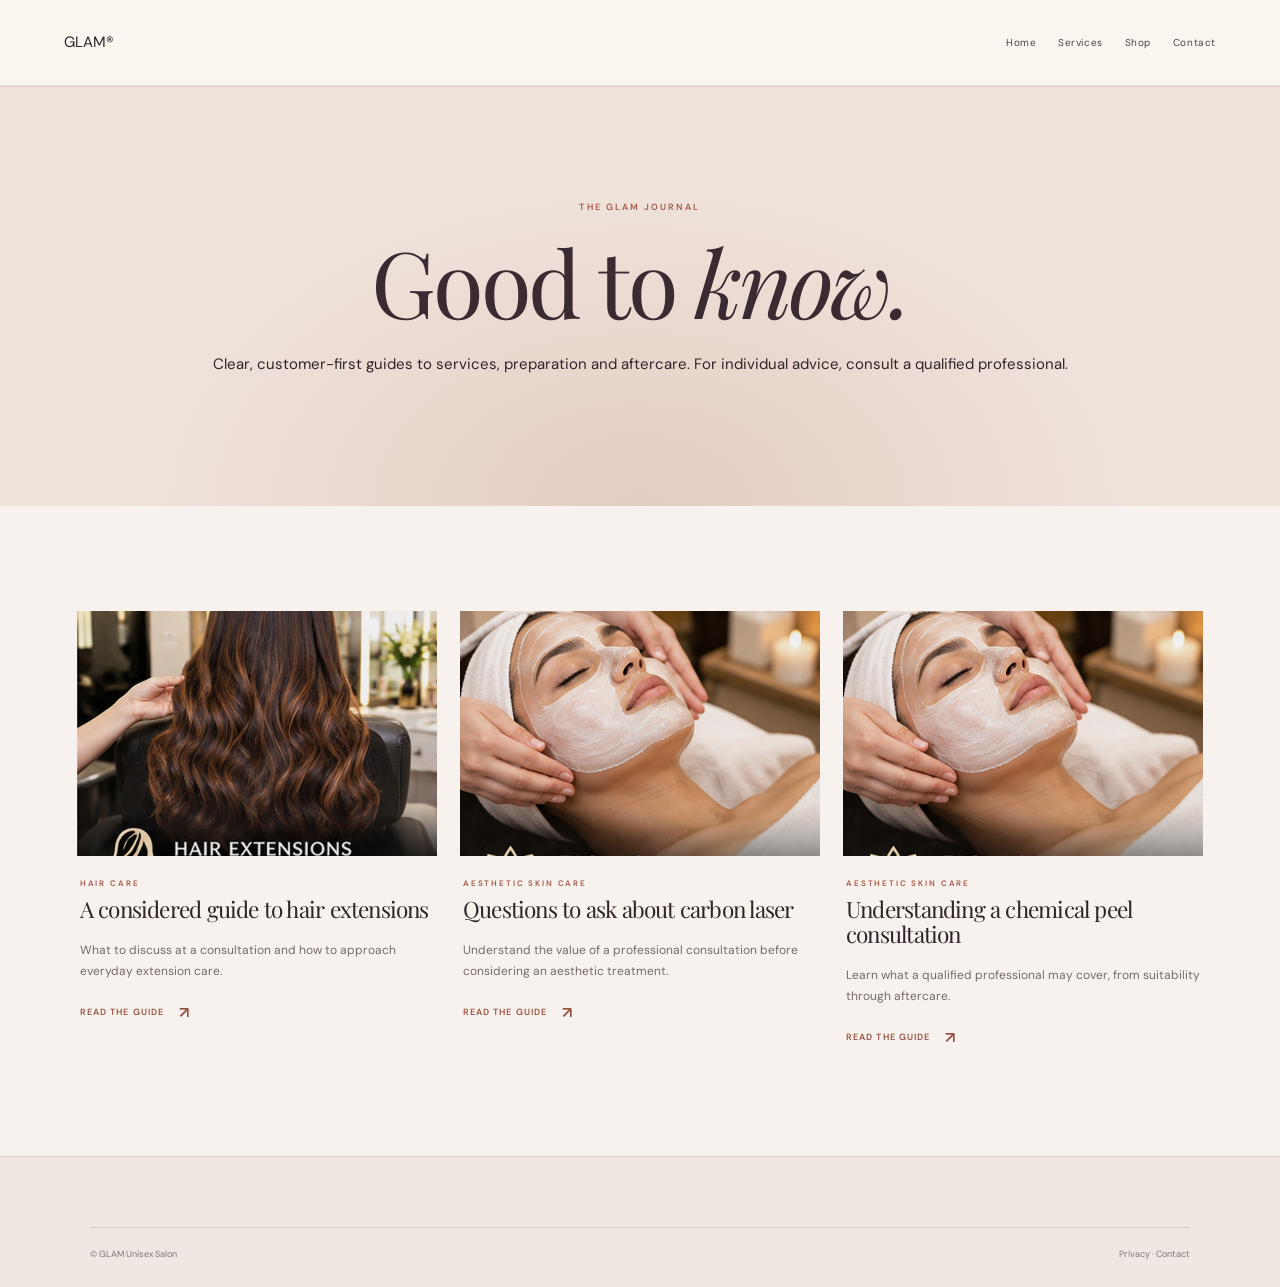
<file: blog/index.html>
<!doctype html><html lang="en"><head><meta charset="utf-8"><meta name="viewport" content="width=device-width,initial-scale=1"><meta name="theme-color" content="#080807"><title>GLAM Journal | Beauty &amp; Aftercare Guides</title><meta name="description" content="Helpful GLAM guides to hair extensions, aesthetic treatments and salon aftercare. Educational information, not individual medical advice."><link rel="canonical" href="[WEBSITE URL]/blog/"><meta property="og:title" content="GLAM Journal | Beauty &amp; Aftercare"><meta property="og:description" content="Thoughtful guides to salon services and aftercare."><meta property="og:image" content="[WEBSITE URL]/images/services/08_Hair_Extensions_Google_Business.jpg"><meta name="twitter:card" content="summary_large_image"><link href="https://fonts.googleapis.com/css2?family=DM+Sans:wght@400;500;600;700&family=Playfair+Display:wght@400;500;600&display=swap" rel="stylesheet"><link rel="stylesheet" href="../css/style.css"><link rel="stylesheet" href="../css/responsive.css"><link rel="stylesheet" href="../css/bright-theme.css"></head><body><a class="skip-link" href="#main">Skip to content</a><header class="site-header"><a class="brand" href="../index.html" aria-label="GLAM home"><span class="wordmark">GLAM<span>®</span></span></a><nav class="primary-nav" aria-label="Main navigation"><a href="../index.html">Home</a><a href="../services.html">Services</a><a href="../products.html">Shop</a><a href="../contact.html">Contact</a></nav></header><main id="main"><section class="final-cta"><p class="eyebrow">THE GLAM JOURNAL</p><h1>Good to <em>know.</em></h1><p>Clear, customer-first guides to services, preparation and aftercare. For individual advice, consult a qualified professional.</p></section><section class="section-pad"><div class="service-grid"><article class="service-card"><a class="service-image" href="hair-extension-care.html"><img src="../images/services/08_Hair_Extensions_Google_Business.jpg" width="1800" height="1202" alt="Hair extensions at GLAM: long wavy hair with caramel highlights" loading="lazy"></a><div class="service-card-copy"><p class="eyebrow">HAIR CARE</p><h2><a href="hair-extension-care.html">A considered guide to hair extensions</a></h2><p>What to discuss at a consultation and how to approach everyday extension care.</p><a class="text-link" href="hair-extension-care.html">Read the guide <span>↗</span></a></div></article><article class="service-card"><a class="service-image" href="carbon-laser-guide.html"><img src="../images/services/04_Facials_Google_Business.jpg" width="1800" height="1200" alt="Professional facial treatment in a calm skin-care studio" loading="lazy"></a><div class="service-card-copy"><p class="eyebrow">AESTHETIC SKIN CARE</p><h2><a href="carbon-laser-guide.html">Questions to ask about carbon laser</a></h2><p>Understand the value of a professional consultation before considering an aesthetic treatment.</p><a class="text-link" href="carbon-laser-guide.html">Read the guide <span>↗</span></a></div></article><article class="service-card"><a class="service-image" href="chemical-peel-guide.html"><img src="../images/services/04_Facials_Google_Business.jpg" width="1800" height="1200" alt="A professional skin-care session in a serene treatment room" loading="lazy"></a><div class="service-card-copy"><p class="eyebrow">AESTHETIC SKIN CARE</p><h2><a href="chemical-peel-guide.html">Understanding a chemical peel consultation</a></h2><p>Learn what a qualified professional may cover, from suitability through aftercare.</p><a class="text-link" href="chemical-peel-guide.html">Read the guide <span>↗</span></a></div></article></div></section></main><footer class="site-footer"><div class="footer-bottom"><span>© GLAM Unisex Salon</span><span><a href="../privacy-policy.html">Privacy</a> · <a href="../contact.html">Contact</a></span></div></footer></body></html>
</file>
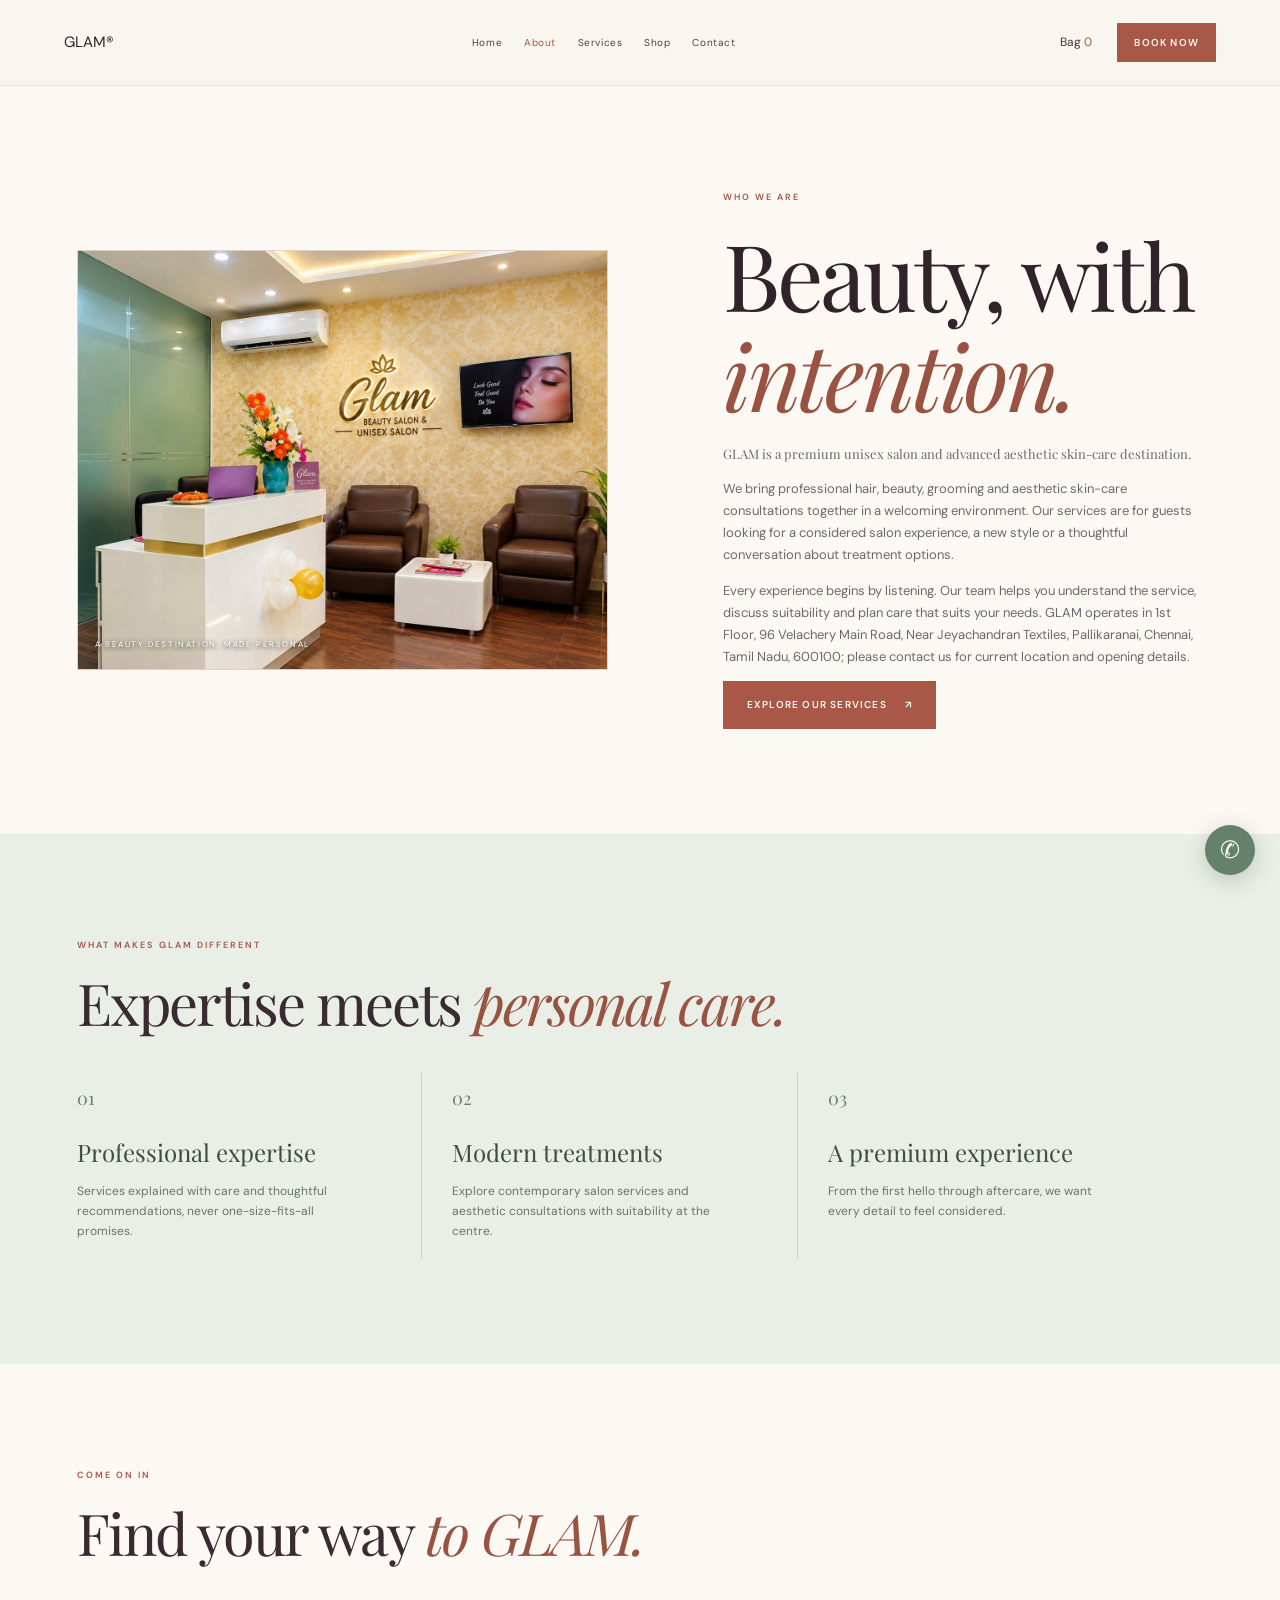
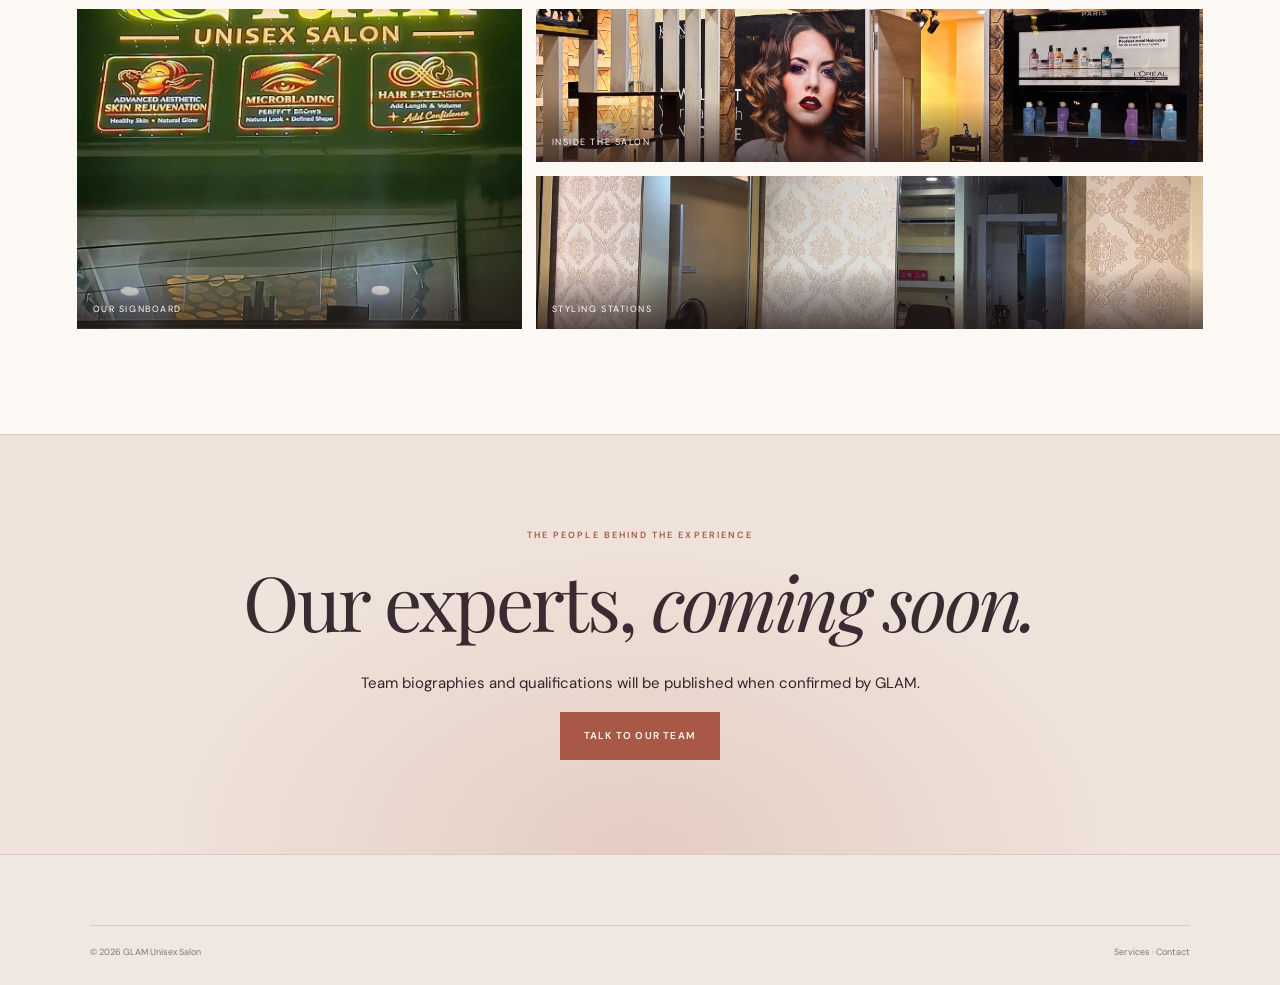
<file: about.html>
<!doctype html><html lang="en"><head><meta charset="utf-8"><meta name="viewport" content="width=device-width,initial-scale=1"><meta name="theme-color" content="#080807"><title>About GLAM | Unisex Salon &amp; Aesthetic Care</title><meta name="description" content="Meet GLAM, a premium destination for hair, beauty and advanced aesthetic skin care, built around professional expertise and thoughtful experiences."><link rel="canonical" href="[WEBSITE URL]/about.html"><meta property="og:title" content="About GLAM | Where Beauty Meets Confidence"><meta property="og:description" content="Who we are, what we offer and how your GLAM experience begins."><meta property="og:image" content="[WEBSITE URL]/images/optimized/reception.jpg"><meta name="twitter:card" content="summary_large_image"><link href="https://fonts.googleapis.com/css2?family=DM+Sans:wght@400;500;600;700&family=Playfair+Display:wght@400;500;600&display=swap" rel="stylesheet"><link rel="stylesheet" href="css/style.css"><link rel="stylesheet" href="css/responsive.css"><link rel="stylesheet" href="css/bright-theme.css"><link rel="stylesheet" href="css/animations.css"><link rel="stylesheet" href="css/update.css"><script src="data/site-config.js" defer></script><script src="data/seo-config.js" defer></script><script src="data/catalog.js" defer></script><script src="js/data-service.js" defer></script><script src="js/schema.js" defer></script><script src="js/analytics.js" defer></script><script src="js/app.js" defer></script><script src="js/navigation.js" defer></script></head><body><a class="skip-link" href="#main">Skip to content</a><header class="site-header"><a class="brand" href="index.html" aria-label="GLAM home"><span class="wordmark">GLAM<span>®</span></span></a><button class="menu-toggle" aria-label="Open navigation" aria-expanded="false" aria-controls="primary-navigation"><span></span><span></span></button><nav class="primary-nav" id="primary-navigation" aria-label="Main navigation"><a href="index.html">Home</a><a href="about.html" aria-current="page">About</a><a href="services.html">Services</a><a href="products.html">Shop</a><a href="contact.html">Contact</a></nav><div class="header-actions"><a class="button button-gold header-book" href="booking.html">Book now</a></div></header><main id="main"><section class="section-pad welcome"><div class="welcome-art"><img src="images/optimized/reception.jpg" width="1800" height="1200" alt="The GLAM reception with a white desk, tan armchairs and the gold Glam wall logo" loading="lazy"><span class="art-caption">A BEAUTY DESTINATION, MADE PERSONAL</span></div><div class="welcome-copy"><p class="eyebrow">WHO WE ARE</p><h1>Beauty, with <em>intention.</em></h1><p class="large-copy">GLAM is a premium unisex salon and advanced aesthetic skin-care destination.</p><p>We bring professional hair, beauty, grooming and aesthetic skin-care consultations together in a welcoming environment. Our services are for guests looking for a considered salon experience, a new style or a thoughtful conversation about treatment options.</p><p>Every experience begins by listening. Our team helps you understand the service, discuss suitability and plan care that suits your needs. GLAM operates in <span data-address>[GLAM LOCATION]</span>; please contact us for current location and opening details.</p><a href="services.html" class="button button-gold">Explore our services <span>↗</span></a></div></section><section class="values section-pad"><div class="section-heading"><div><p class="eyebrow">WHAT MAKES GLAM DIFFERENT</p><h2>Expertise meets <em>personal care.</em></h2></div></div><div class="values-row"><article><span class="value-number">01</span><h3>Professional expertise</h3><p>Services explained with care and thoughtful recommendations, never one-size-fits-all promises.</p></article><article><span class="value-number">02</span><h3>Modern treatments</h3><p>Explore contemporary salon services and aesthetic consultations with suitability at the centre.</p></article><article><span class="value-number">03</span><h3>A premium experience</h3><p>From the first hello through aftercare, we want every detail to feel considered.</p></article></div></section><section class="section-pad inside-glam"><div class="section-heading"><div><p class="eyebrow">COME ON IN</p><h2>Find your way <em>to GLAM.</em></h2></div></div><div class="visit-strip"><figure><img src="images/exterior/Glam_MainBoard1.jpeg" width="960" height="1280" alt="The illuminated GLAM Unisex Salon signboard at night" loading="lazy" style="object-position:50% 40%"><figcaption>Our signboard</figcaption></figure><div class="stack"><figure><img src="images/gallery/Photo1.jpg" width="1280" height="960" alt="A product display and styling area inside GLAM salon" loading="lazy"><figcaption>Inside the salon</figcaption></figure><figure><img src="images/interiors/Photo14.jpg" width="1280" height="960" alt="Styling mirrors and chairs inside GLAM salon" loading="lazy"><figcaption>Styling stations</figcaption></figure></div></div></section><section id="team" class="final-cta"><p class="eyebrow">THE PEOPLE BEHIND THE EXPERIENCE</p><h2>Our experts, <em>coming soon.</em></h2><p>Team biographies and qualifications will be published when confirmed by GLAM.</p><a class="button button-gold" href="contact.html">Talk to our team</a></section></main><footer class="site-footer"><div class="footer-bottom"><span>© <span id="year"></span> GLAM Unisex Salon</span><span><a href="services.html">Services</a> · <a href="contact.html">Contact</a></span></div></footer><a class="floating-whatsapp" data-whatsapp href="#" aria-label="Chat with GLAM on WhatsApp">✆</a><div class="toast" role="status" aria-live="polite"></div></body></html>
</file>
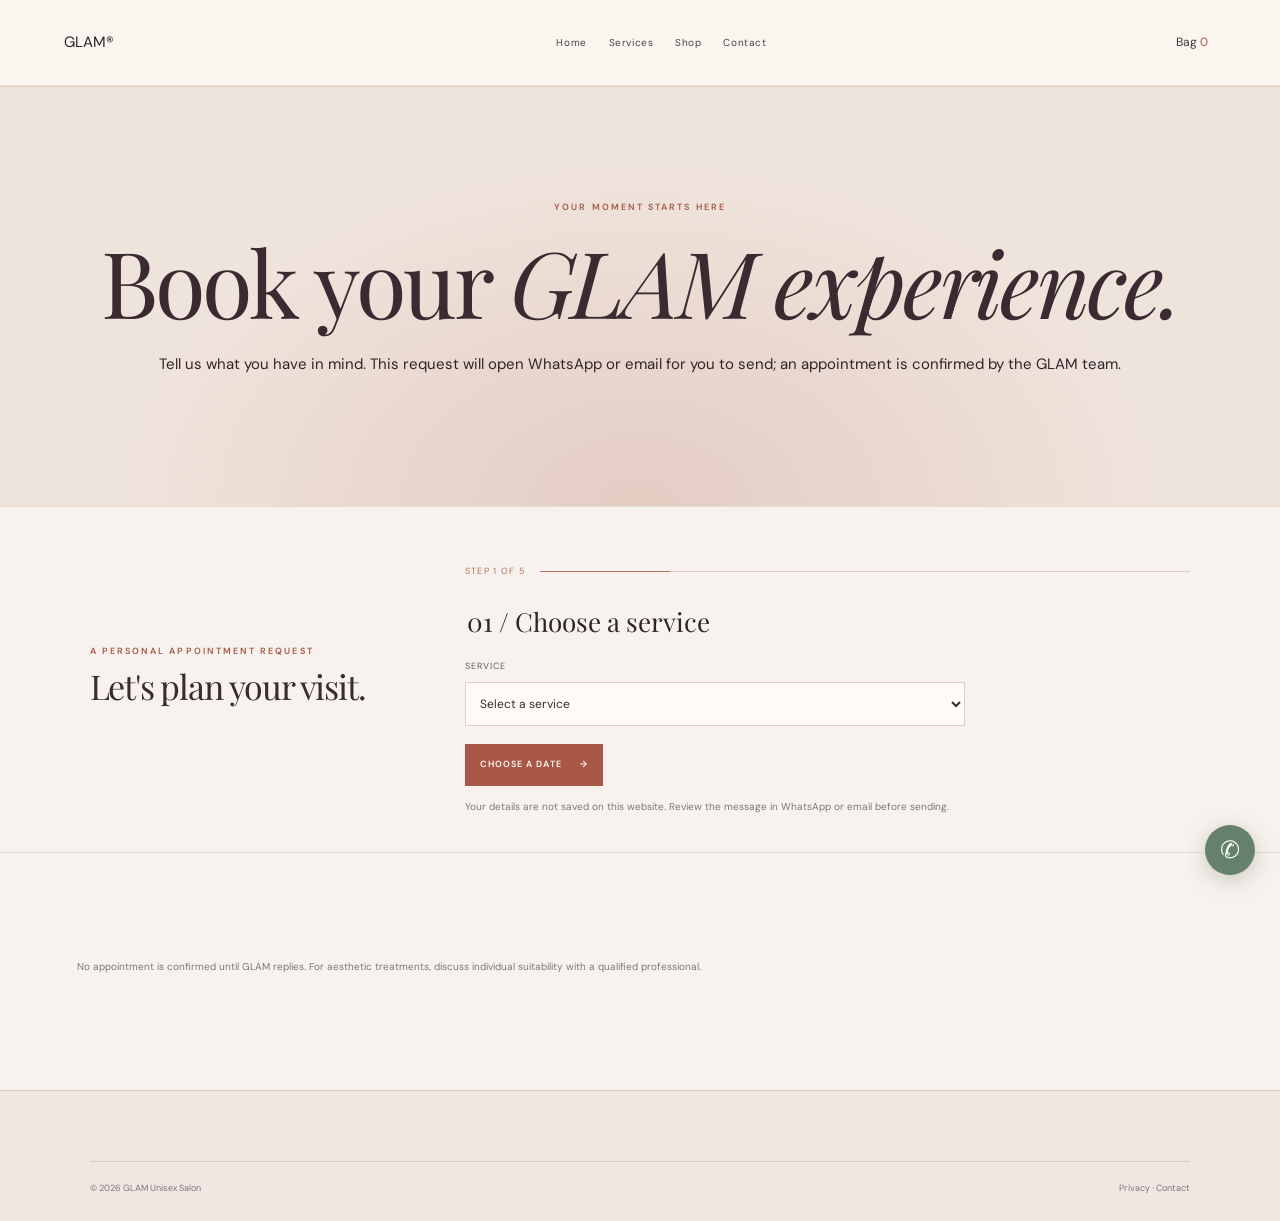
<file: booking.html>
<!doctype html><html lang="en"><head><meta charset="utf-8"><meta name="viewport" content="width=device-width,initial-scale=1"><meta name="theme-color" content="#080807"><title>Book an Appointment | GLAM</title><meta name="description" content="Request a GLAM salon or aesthetic consultation. Send your preferred service, date and time directly to our team for confirmation."><link rel="canonical" href="[WEBSITE URL]/booking.html"><meta property="og:title" content="Book an Appointment | GLAM"><meta property="og:description" content="Request your personal GLAM salon experience."><meta property="og:image" content="[WEBSITE URL]/images/optimized/reception.jpg"><meta name="twitter:card" content="summary_large_image"><link href="https://fonts.googleapis.com/css2?family=DM+Sans:wght@400;500;600;700&family=Playfair+Display:wght@400;500;600&display=swap" rel="stylesheet"><link rel="stylesheet" href="css/style.css"><link rel="stylesheet" href="css/responsive.css"><link rel="stylesheet" href="css/bright-theme.css"><link rel="stylesheet" href="css/animations.css"><link rel="stylesheet" href="css/update.css"><script src="data/site-config.js" defer></script><script src="data/seo-config.js" defer></script><script src="data/catalog.js" defer></script><script src="js/data-service.js" defer></script><script src="js/schema.js" defer></script><script src="js/analytics.js" defer></script><script src="js/app.js" defer></script><script src="js/navigation.js" defer></script></head><body><a class="skip-link" href="#main">Skip to content</a><header class="site-header"><a class="brand" href="index.html" aria-label="GLAM home"><span class="wordmark">GLAM<span>®</span></span></a><button class="menu-toggle" aria-label="Open navigation" aria-expanded="false" aria-controls="primary-navigation"><span></span><span></span></button><nav class="primary-nav" id="primary-navigation" aria-label="Main navigation"><a href="index.html">Home</a><a href="services.html">Services</a><a href="products.html">Shop</a><a href="contact.html">Contact</a></nav></header><main id="main"><section class="final-cta"><p class="eyebrow">YOUR MOMENT STARTS HERE</p><h1>Book your <em>GLAM experience.</em></h1><p>Tell us what you have in mind. This request will open WhatsApp or email for you to send; an appointment is confirmed by the GLAM team.</p></section><section class="booking-strip booking-page"><div class="booking-intro"><p class="eyebrow">A PERSONAL APPOINTMENT REQUEST</p><h2>Let's plan your visit.</h2></div><form class="quick-booking booking-wizard" id="booking-form" data-wizard="true">
  <div class="wizard-meta"><span id="booking-progress" role="progressbar" aria-valuemin="1" aria-valuemax="5" aria-valuenow="1">STEP 1 OF 5</span><div class="wizard-track"><span></span></div></div>
  <fieldset class="booking-step"><legend>01 / Choose a service</legend><label>Service<select name="service" required><option value="">Select a service</option></select></label><div class="wizard-actions"><button class="button button-gold" type="button" data-step-next>Choose a date <span>→</span></button></div></fieldset>
  <fieldset class="booking-step" hidden><legend>02 / Choose a date</legend><label>Preferred date<input name="date" type="date" required></label><div class="wizard-actions"><button class="button button-outline" type="button" data-step-back>Back</button><button class="button button-gold" type="button" data-step-next>Choose a time <span>→</span></button></div></fieldset>
  <fieldset class="booking-step" hidden><legend>03 / Choose a time</legend><label>Preferred time<select name="time" required><option value="">Choose a time</option><option>Morning</option><option>Afternoon</option><option>Evening</option></select></label><div class="wizard-actions"><button class="button button-outline" type="button" data-step-back>Back</button><button class="button button-gold" type="button" data-step-next>Your details <span>→</span></button></div></fieldset>
  <fieldset class="booking-step" hidden><legend>04 / Your details</legend><label>Your name<input name="name" autocomplete="name" placeholder="Full name" required></label><label>Phone / WhatsApp<input name="phone" autocomplete="tel" type="tel" placeholder="Your phone number" required></label><div class="wizard-actions"><button class="button button-outline" type="button" data-step-back>Back</button><button class="button button-gold" type="button" data-step-next>Review request <span>→</span></button></div></fieldset>
  <fieldset class="booking-step" hidden><legend>05 / Review your request</legend><div class="booking-summary" id="booking-summary"></div><p class="fine-print">This is a request, not a confirmed appointment. Review your message in WhatsApp or email before sending.</p><div class="wizard-actions"><button class="button button-outline" type="button" data-step-back>Edit details</button><button class="button button-gold" type="submit">Send appointment request <span>↗</span></button></div></fieldset>
</form><p class="booking-note">Your details are not saved on this website. Review the message in WhatsApp or email before sending.</p></section><section class="section-pad"><p class="fine-print">No appointment is confirmed until GLAM replies. For aesthetic treatments, discuss individual suitability with a qualified professional.</p></section></main><footer class="site-footer"><div class="footer-bottom"><span>© <span id="year"></span> GLAM Unisex Salon</span><span><a href="privacy-policy.html">Privacy</a> · <a href="contact.html">Contact</a></span></div></footer><a class="floating-whatsapp" data-whatsapp href="#" aria-label="Chat with GLAM on WhatsApp">✆</a><div class="toast" role="status" aria-live="polite"></div></body></html>
</file>
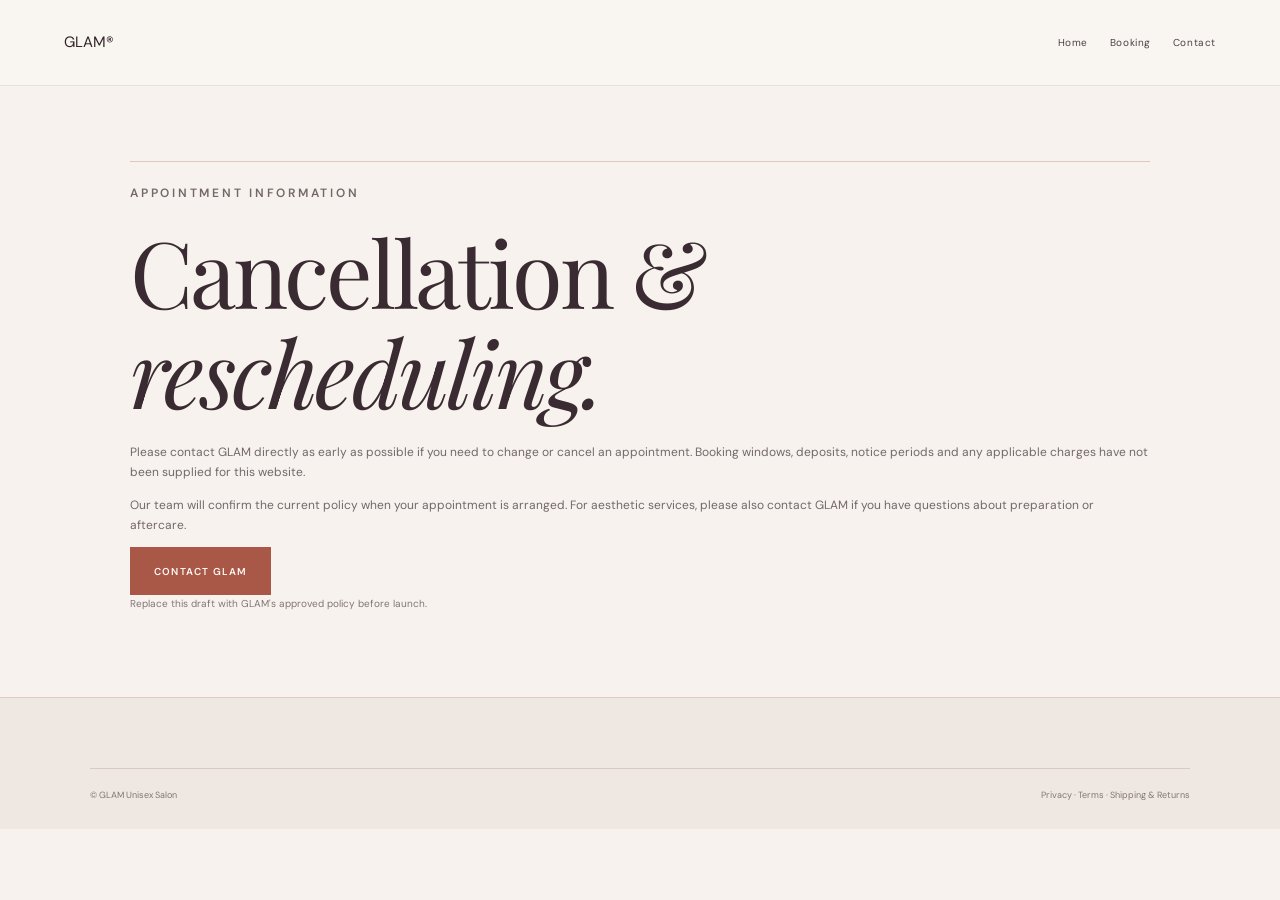
<file: cancellation-policy.html>
<!doctype html><html lang="en"><head><meta charset="utf-8"><meta name="viewport" content="width=device-width,initial-scale=1"><meta name="theme-color" content="#080807"><title>Cancellation Policy | GLAM</title><meta name="description" content="Contact GLAM to confirm current appointment changes, cancellation notice and rescheduling terms."><link rel="canonical" href="[WEBSITE URL]/cancellation-policy.html"><link href="https://fonts.googleapis.com/css2?family=DM+Sans:wght@400;500;600;700&family=Playfair+Display:wght@400;500;600&display=swap" rel="stylesheet"><link rel="stylesheet" href="css/style.css"><link rel="stylesheet" href="css/responsive.css"><link rel="stylesheet" href="css/bright-theme.css"></head><body><header class="site-header"><a class="brand" href="index.html" aria-label="GLAM home"><span class="wordmark">GLAM<span>®</span></span></a><nav class="primary-nav" aria-label="Main navigation"><a href="index.html">Home</a><a href="booking.html">Booking</a><a href="contact.html">Contact</a></nav></header><main class="detail-sections" style="grid-template-columns:1fr"><section><p class="eyebrow">APPOINTMENT INFORMATION</p><h1>Cancellation &amp; <em>rescheduling.</em></h1><p>Please contact GLAM directly as early as possible if you need to change or cancel an appointment. Booking windows, deposits, notice periods and any applicable charges have not been supplied for this website.</p><p>Our team will confirm the current policy when your appointment is arranged. For aesthetic services, please also contact GLAM if you have questions about preparation or aftercare.</p><a class="button button-gold" href="contact.html">Contact GLAM</a><p class="fine-print">Replace this draft with GLAM's approved policy before launch.</p></section></main><footer class="site-footer"><div class="footer-bottom"><span>© GLAM Unisex Salon</span><span><a href="privacy-policy.html">Privacy</a> · <a href="terms.html">Terms</a> · <a href="shipping-returns.html">Shipping &amp; Returns</a></span></div></footer></body></html>
</file>
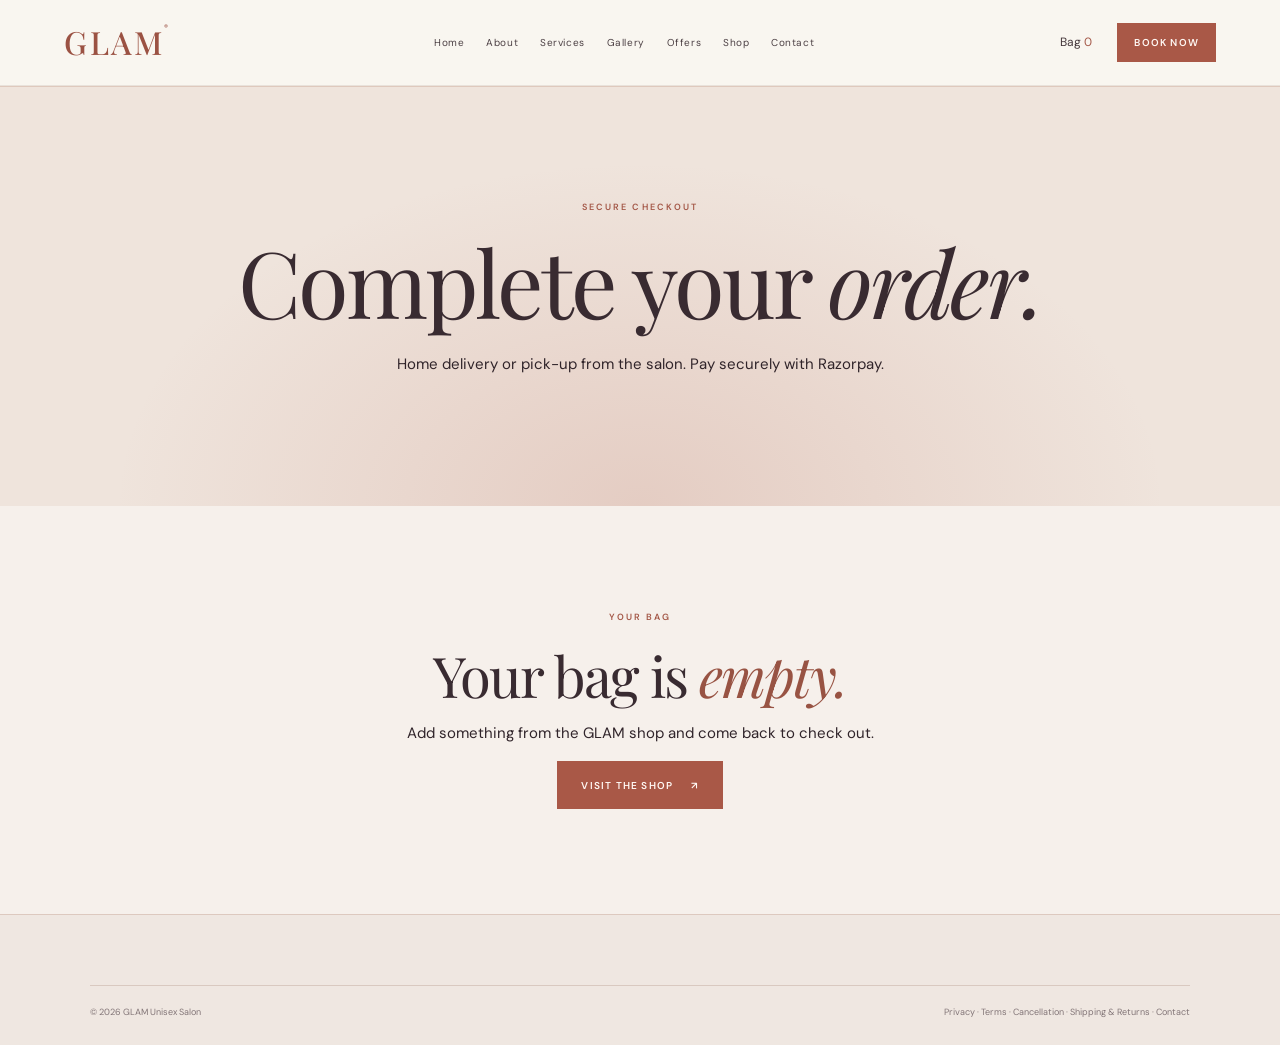
<file: checkout.html>
<!doctype html><html lang="en"><head><meta charset="utf-8"><meta name="viewport" content="width=device-width,initial-scale=1"><meta name="theme-color" content="#080807"><meta name="robots" content="noindex,follow"><title>Checkout | GLAM Beauty Store</title><meta name="description" content="Complete your GLAM order securely with Razorpay."><link href="https://fonts.googleapis.com/css2?family=DM+Sans:wght@400;500;600;700&family=Playfair+Display:wght@400;500;600&display=swap" rel="stylesheet"><link rel="stylesheet" href="css/style.css"><link rel="stylesheet" href="css/responsive.css"><link rel="stylesheet" href="css/bright-theme.css"><link rel="stylesheet" href="css/animations.css"><link rel="stylesheet" href="css/update.css"><script src="data/site-config.js" defer></script><script src="data/seo-config.js" defer></script><script src="data/catalog.js" defer></script><script src="js/data-service.js" defer></script><script src="js/schema.js" defer></script><script src="js/analytics.js" defer></script><script src="js/app.js" defer></script><script src="js/navigation.js" defer></script><script src="js/checkout.js" defer></script></head><body><a class="skip-link" href="#main">Skip to content</a><header class="site-header"><a class="brand wordmark" href="index.html" aria-label="GLAM home">GLAM<span>®</span></a><button class="menu-toggle" aria-label="Open navigation" aria-expanded="false" aria-controls="primary-navigation"><span></span><span></span></button><nav class="primary-nav" id="primary-navigation" aria-label="Main navigation"><a href="index.html">Home</a><a href="about.html">About</a><a href="services.html">Services</a><a href="gallery.html">Gallery</a><a href="offers.html">Offers</a><a href="products.html">Shop</a><a href="contact.html">Contact</a></nav><div class="header-actions"><a class="button button-gold header-book" href="booking.html">Book now</a></div></header><main id="main"><section class="final-cta"><p class="eyebrow">SECURE CHECKOUT</p><h1>Complete your <em>order.</em></h1><p>Home delivery or pick-up from the salon. Pay securely with Razorpay.</p></section><section class="section-pad checkout-section"><div id="checkout-root" class="checkout-grid"><p>Loading your bag…</p></div></section></main><footer class="site-footer"><div class="footer-bottom"><span>© <span id="year"></span> GLAM Unisex Salon</span><span><a href="privacy-policy.html">Privacy</a> · <a href="terms.html">Terms</a> · <a href="cancellation-policy.html">Cancellation</a> · <a href="shipping-returns.html">Shipping &amp; Returns</a> · <a href="contact.html">Contact</a></span></div></footer><div class="toast" role="status" aria-live="polite"></div></body></html>
</file>
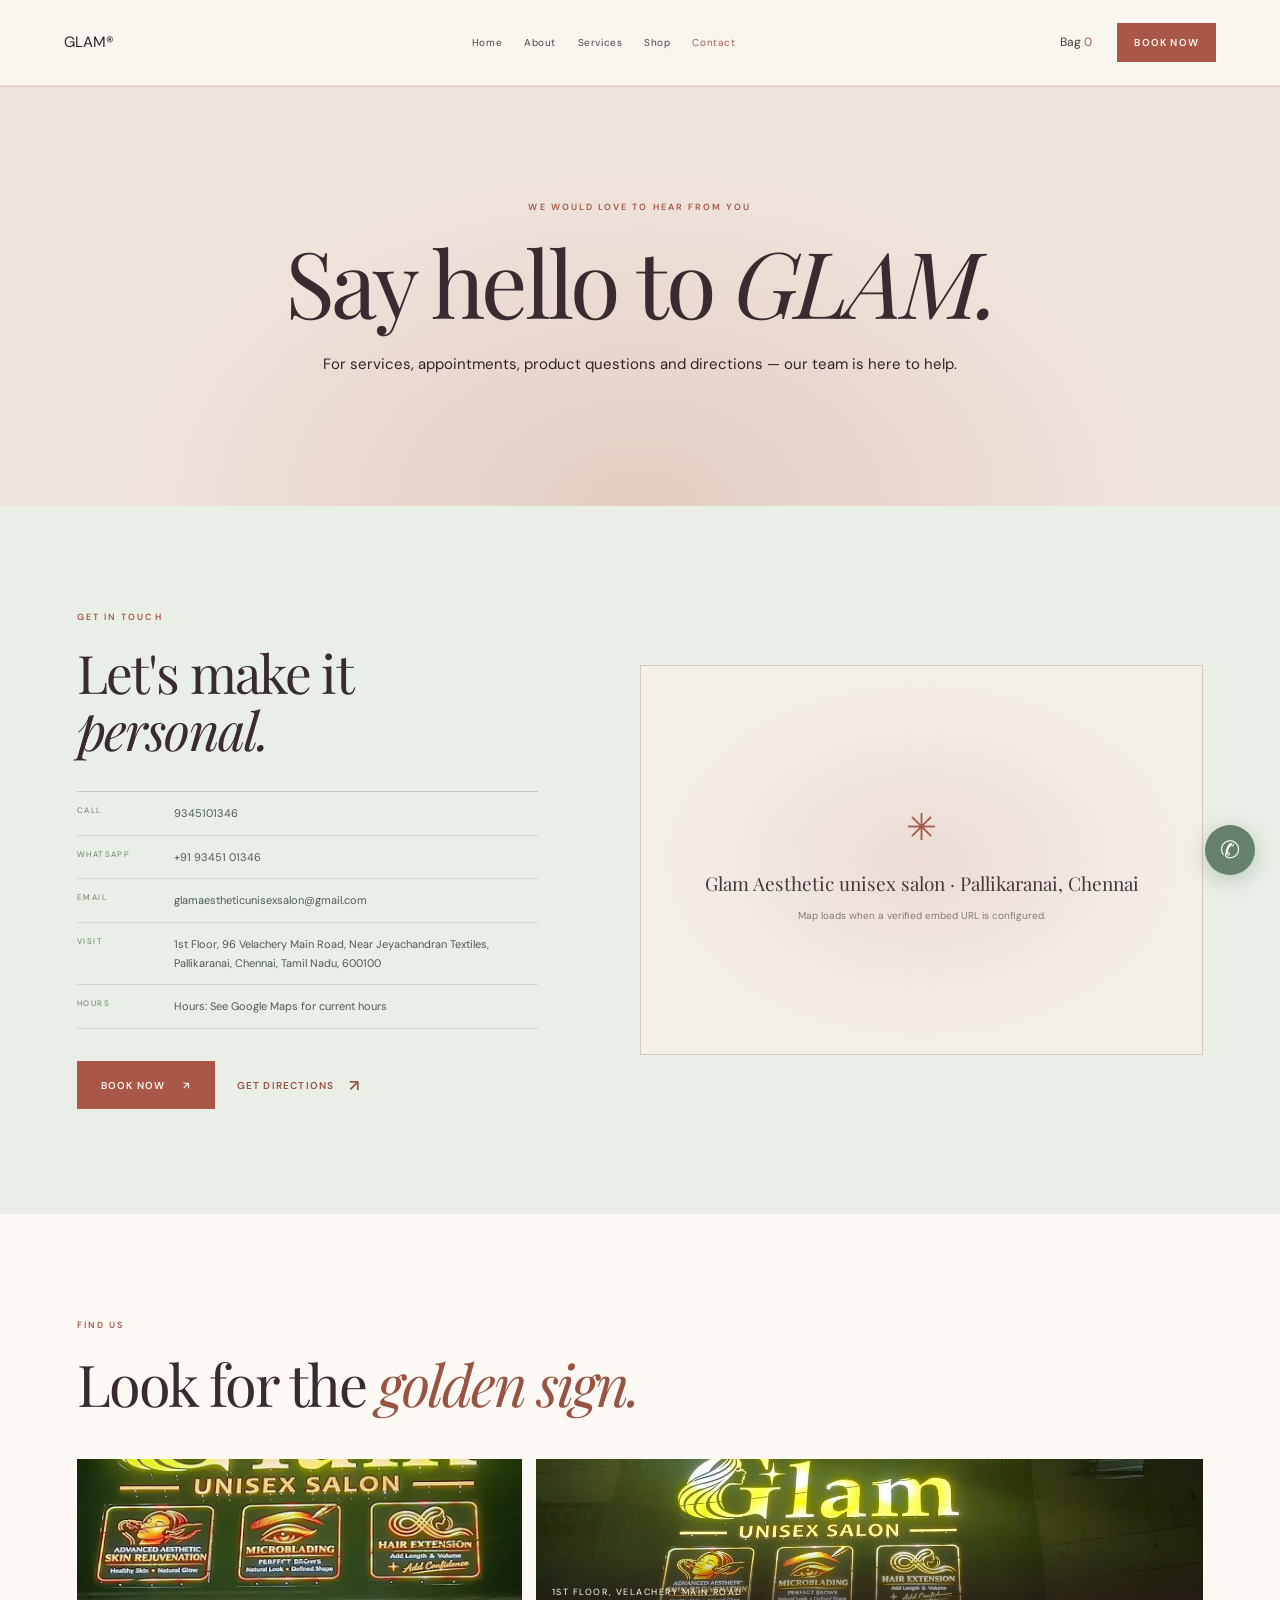
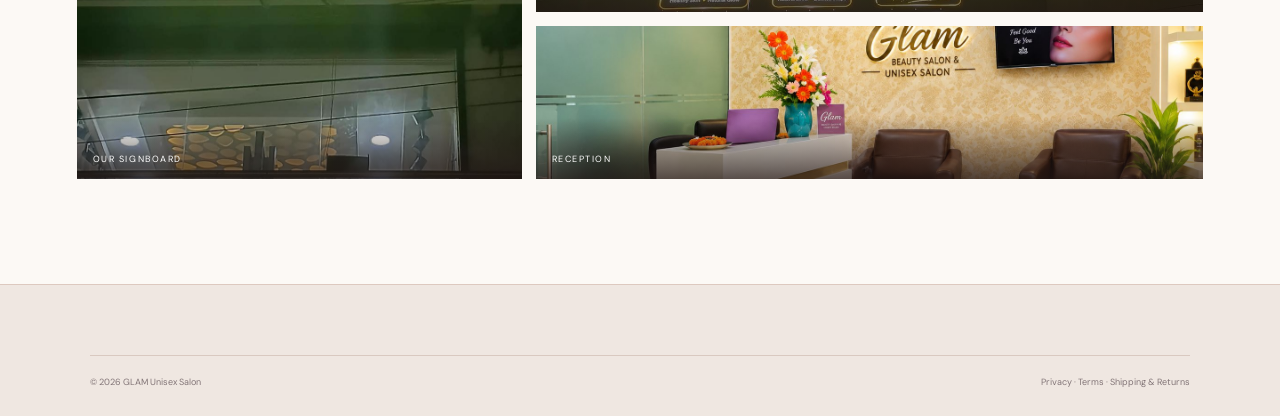
<file: contact.html>
<!doctype html><html lang="en"><head><meta charset="utf-8"><meta name="viewport" content="width=device-width,initial-scale=1"><meta name="theme-color" content="#080807"><title>Contact GLAM | Salon Location, Hours &amp; Directions</title><meta name="description" content="Contact GLAM Unisex Salon to ask about services, opening hours, directions and appointment availability. Location details are configured by the salon."><link rel="canonical" href="[WEBSITE URL]/contact.html"><meta property="og:title" content="Contact GLAM | Unisex Salon"><meta property="og:description" content="Get in touch with GLAM for service enquiries and appointments."><meta property="og:image" content="[WEBSITE URL]/images/exterior/Glam_MainBoard2.jpeg"><meta name="twitter:card" content="summary_large_image"><link href="https://fonts.googleapis.com/css2?family=DM+Sans:wght@400;500;600;700&family=Playfair+Display:wght@400;500;600&display=swap" rel="stylesheet"><link rel="stylesheet" href="css/style.css"><link rel="stylesheet" href="css/responsive.css"><link rel="stylesheet" href="css/bright-theme.css"><link rel="stylesheet" href="css/animations.css"><link rel="stylesheet" href="css/update.css"><script src="data/site-config.js" defer></script><script src="data/seo-config.js" defer></script><script src="data/catalog.js" defer></script><script src="js/data-service.js" defer></script><script src="js/schema.js" defer></script><script src="js/analytics.js" defer></script><script src="js/app.js" defer></script><script src="js/navigation.js" defer></script></head><body><a class="skip-link" href="#main">Skip to content</a><header class="site-header"><a class="brand" href="index.html" aria-label="GLAM home"><span class="wordmark">GLAM<span>®</span></span></a><button class="menu-toggle" aria-label="Open navigation" aria-expanded="false" aria-controls="primary-navigation"><span></span><span></span></button><nav class="primary-nav" id="primary-navigation" aria-label="Main navigation"><a href="index.html">Home</a><a href="about.html">About</a><a href="services.html">Services</a><a href="products.html">Shop</a><a href="contact.html" aria-current="page">Contact</a></nav><div class="header-actions"><a class="button button-gold header-book" href="booking.html">Book now</a></div></header><main id="main"><section class="final-cta"><p class="eyebrow">WE WOULD LOVE TO HEAR FROM YOU</p><h1>Say hello to <em>GLAM.</em></h1><p>For services, appointments, product questions and directions — our team is here to help.</p></section><section class="contact-section section-pad"><div class="contact-copy"><p class="eyebrow">GET IN TOUCH</p><h2>Let's make it <em>personal.</em></h2><div class="contact-lines"><p><span>CALL</span><a data-phone href="#">[GLAM PHONE]</a></p><p><span>WHATSAPP</span><a data-whatsapp href="#">[GLAM WHATSAPP]</a></p><p><span>EMAIL</span><a data-email href="#">[GLAM EMAIL]</a></p><p><span>VISIT</span><strong data-address>[GLAM ADDRESS], [GLAM AREA], [GLAM CITY]</strong></p><p><span>HOURS</span><strong data-hours>[OPENING HOURS]</strong></p></div><div class="contact-actions"><a class="button button-gold" href="booking.html">Book now <span>↗</span></a><a class="text-link" data-directions href="#contact">Get directions <span>↗</span></a></div></div><div class="map-panel"><div class="map-placeholder"><span class="map-pin">✳</span><p>GLAM · [GLAM LOCATION]</p><span>Map loads when a verified embed URL is configured.</span></div><iframe title="Map to GLAM salon location" loading="lazy" referrerpolicy="no-referrer-when-downgrade" hidden></iframe></div></section><section class="section-pad inside-glam"><div class="section-heading"><div><p class="eyebrow">FIND US</p><h2>Look for the <em>golden sign.</em></h2></div></div><div class="visit-strip"><figure><img src="images/exterior/Glam_MainBoard1.jpeg" width="960" height="1280" alt="The illuminated GLAM Unisex Salon signboard at night" loading="lazy" style="object-position:50% 40%"><figcaption>Our signboard</figcaption></figure><div class="stack"><figure><img src="images/exterior/Glam_MainBoard2.jpeg" width="1280" height="580" alt="The GLAM Unisex Salon sign lit above the entrance" loading="lazy"><figcaption>1st floor, Velachery Main Road</figcaption></figure><figure><img src="images/optimized/reception.jpg" width="1500" height="1000" alt="The GLAM reception with a white desk, tan armchairs and the gold Glam wall logo" loading="lazy"><figcaption>Reception</figcaption></figure></div></div></section></main><footer class="site-footer"><div class="footer-bottom"><span>© <span id="year"></span> GLAM Unisex Salon</span><span><a href="privacy-policy.html">Privacy</a> · <a href="terms.html">Terms</a> · <a href="shipping-returns.html">Shipping &amp; Returns</a></span></div></footer><a class="floating-whatsapp" data-whatsapp href="#" aria-label="Chat with GLAM on WhatsApp">✆</a><div class="toast" role="status" aria-live="polite"></div></body></html>
</file>
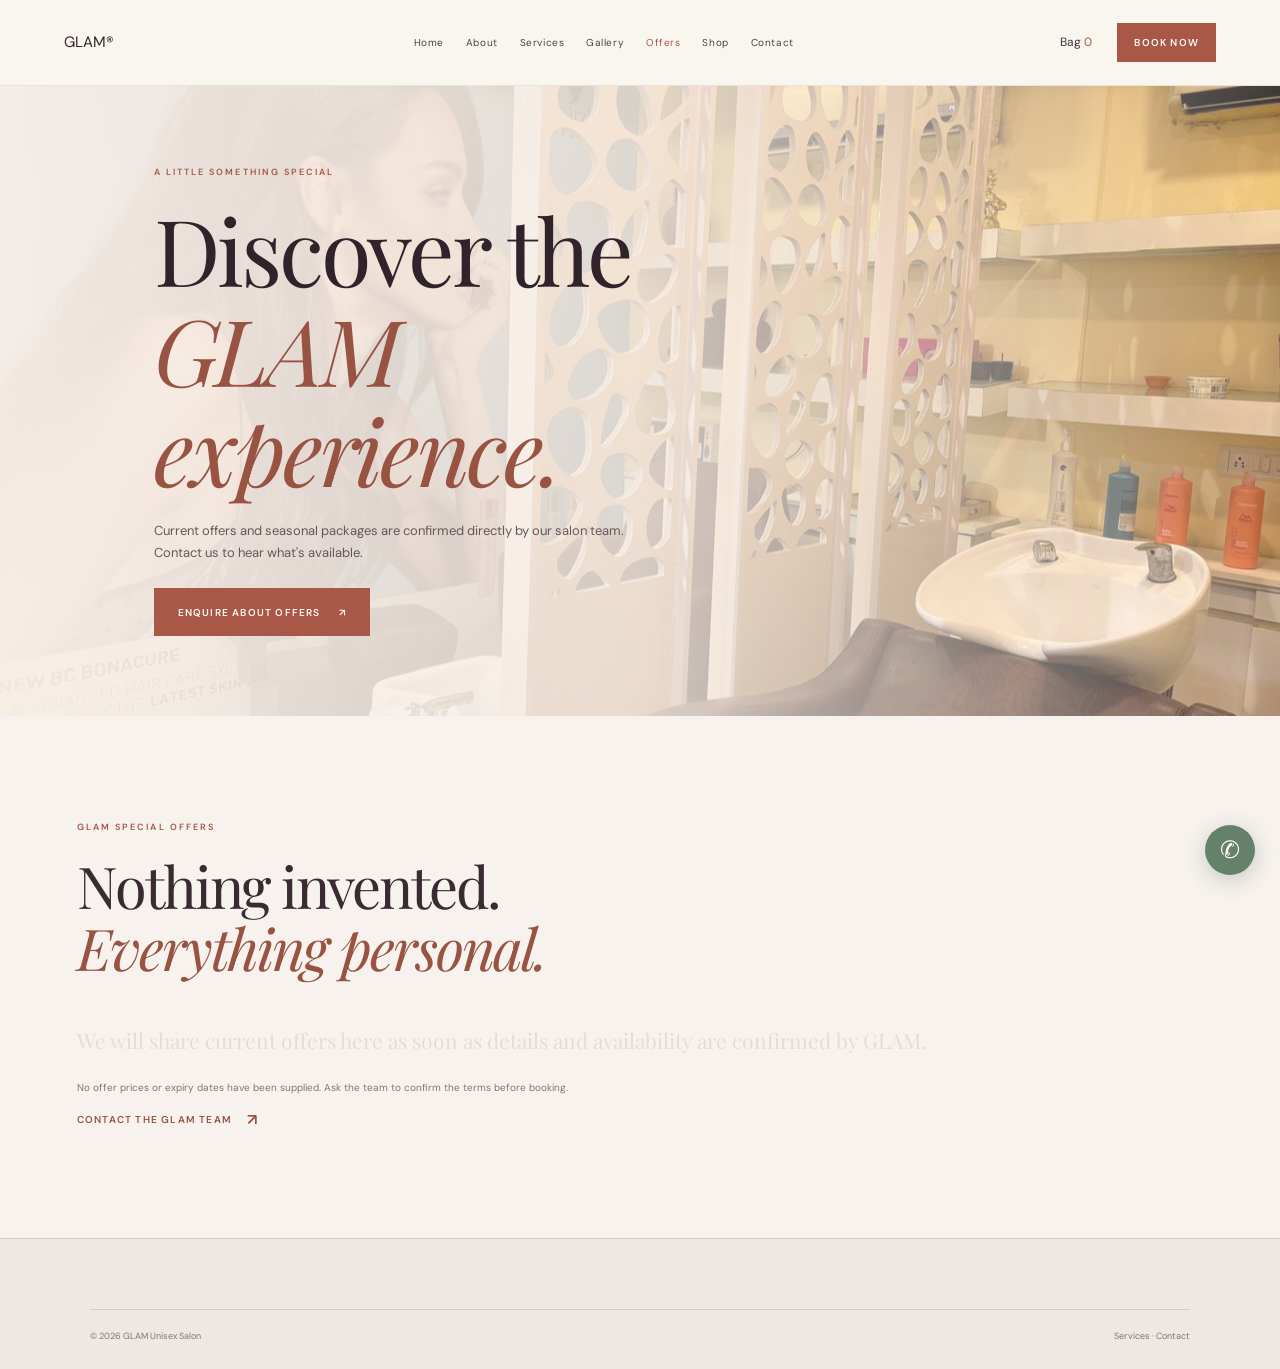
<file: offers.html>
<!doctype html><html lang="en"><head><meta charset="utf-8"><meta name="viewport" content="width=device-width,initial-scale=1"><meta name="theme-color" content="#080807"><title>GLAM Offers &amp; Salon Experiences</title><meta name="description" content="Ask GLAM about current salon offers, seasonal experiences and membership availability. Offers are updated by the salon when confirmed."><link rel="canonical" href="[WEBSITE URL]/offers.html"><meta property="og:title" content="GLAM Offers &amp; Experiences"><meta property="og:description" content="Discover salon offers and special experiences at GLAM."><meta property="og:image" content="[WEBSITE URL]/images/interiors/Photo3.jpg"><meta name="twitter:card" content="summary_large_image"><link href="https://fonts.googleapis.com/css2?family=DM+Sans:wght@400;500;600;700&family=Playfair+Display:wght@400;500;600&display=swap" rel="stylesheet"><link rel="stylesheet" href="css/style.css"><link rel="stylesheet" href="css/responsive.css"><link rel="stylesheet" href="css/bright-theme.css"><link rel="stylesheet" href="css/animations.css"><link rel="stylesheet" href="css/update.css"><script src="data/site-config.js" defer></script><script src="data/seo-config.js" defer></script><script src="data/catalog.js" defer></script><script src="js/data-service.js" defer></script><script src="js/schema.js" defer></script><script src="js/analytics.js" defer></script><script src="js/app.js" defer></script><script src="js/navigation.js" defer></script></head><body><a class="skip-link" href="#main">Skip to content</a><header class="site-header"><a class="brand" href="index.html" aria-label="GLAM home"><span class="wordmark">GLAM<span>®</span></span></a><button class="menu-toggle" aria-label="Open navigation" aria-expanded="false" aria-controls="primary-navigation"><span></span><span></span></button><nav class="primary-nav" id="primary-navigation" aria-label="Main navigation"><a href="index.html">Home</a><a href="about.html">About</a><a href="services.html">Services</a><a href="gallery.html">Gallery</a><a href="offers.html" aria-current="page">Offers</a><a href="products.html">Shop</a><a href="contact.html">Contact</a></nav><div class="header-actions"><a class="button button-gold header-book" href="booking.html">Book now</a></div></header><main id="main"><section class="offers-section"><div class="offer-backdrop"></div><div class="offer-content"><p class="eyebrow">A LITTLE SOMETHING SPECIAL</p><h1>Discover the<br><em>GLAM experience.</em></h1><p>Current offers and seasonal packages are confirmed directly by our salon team. Contact us to hear what's available.</p><a class="button button-gold" data-whatsapp href="#">Enquire about offers <span>↗</span></a></div></section><section class="section-pad"><div class="section-heading"><div><p class="eyebrow">GLAM SPECIAL OFFERS</p><h2>Nothing invented.<br><em>Everything personal.</em></h2></div></div><p class="large-copy">We will share current offers here as soon as details and availability are confirmed by GLAM.</p><p class="fine-print">No offer prices or expiry dates have been supplied. Ask the team to confirm the terms before booking.</p><a class="text-link" href="contact.html">Contact the GLAM team <span>↗</span></a></section></main><footer class="site-footer"><div class="footer-bottom"><span>© <span id="year"></span> GLAM Unisex Salon</span><span><a href="services.html">Services</a> · <a href="contact.html">Contact</a></span></div></footer><a class="floating-whatsapp" data-whatsapp href="#" aria-label="Chat with GLAM on WhatsApp">✆</a><div class="toast" role="status" aria-live="polite"></div></body></html>
</file>
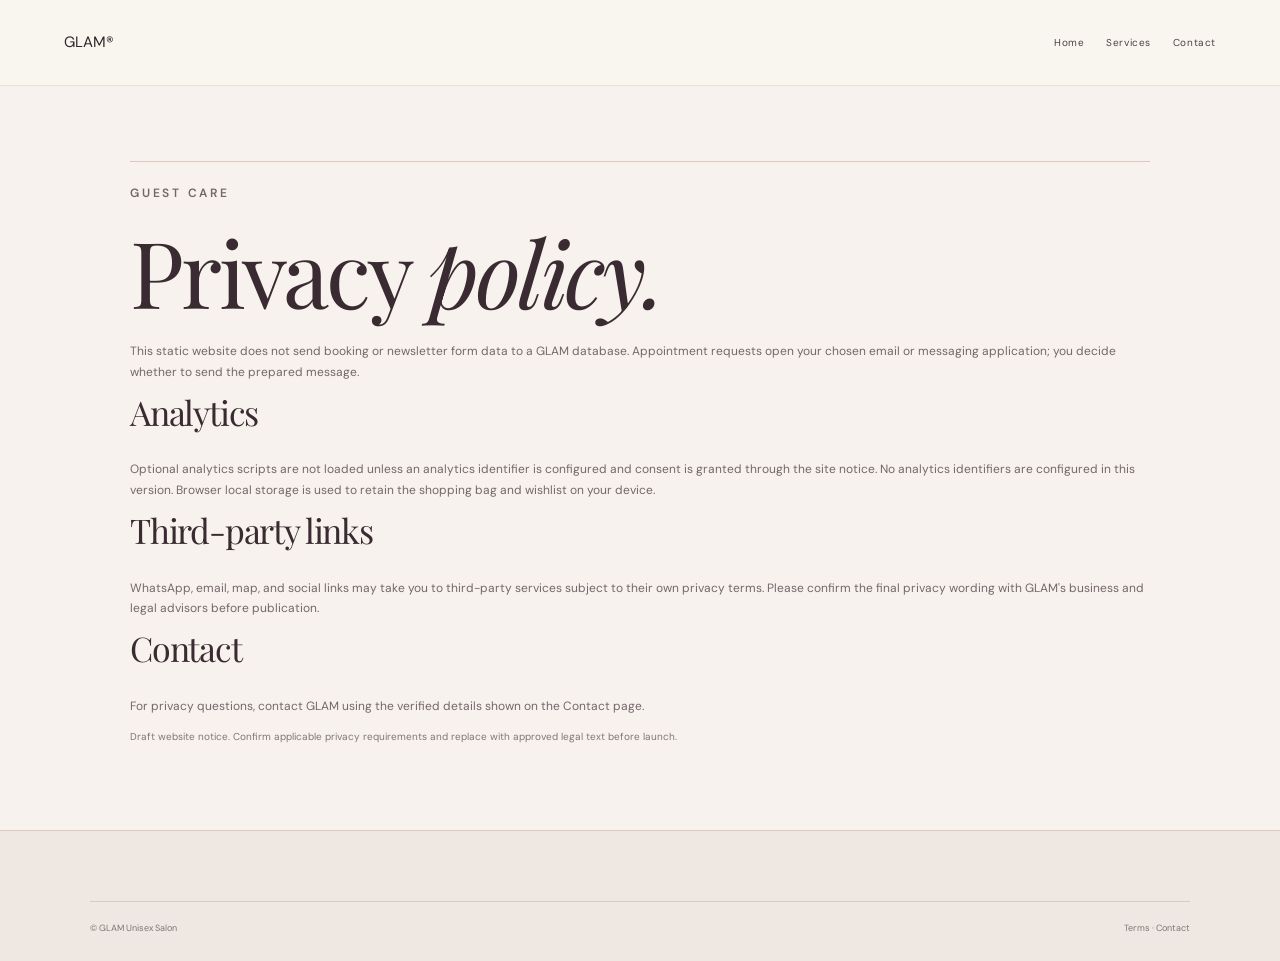
<file: privacy-policy.html>
<!doctype html><html lang="en"><head><meta charset="utf-8"><meta name="viewport" content="width=device-width,initial-scale=1"><meta name="theme-color" content="#080807"><title>Privacy Policy | GLAM</title><meta name="description" content="Read how this static GLAM website handles information, optional analytics and links to third-party services."><link rel="canonical" href="[WEBSITE URL]/privacy-policy.html"><link href="https://fonts.googleapis.com/css2?family=DM+Sans:wght@400;500;600;700&family=Playfair+Display:wght@400;500;600&display=swap" rel="stylesheet"><link rel="stylesheet" href="css/style.css"><link rel="stylesheet" href="css/responsive.css"><link rel="stylesheet" href="css/bright-theme.css"></head><body><header class="site-header"><a class="brand" href="index.html" aria-label="GLAM home"><span class="wordmark">GLAM<span>®</span></span></a><nav class="primary-nav" aria-label="Main navigation"><a href="index.html">Home</a><a href="services.html">Services</a><a href="contact.html">Contact</a></nav></header><main class="detail-sections" style="grid-template-columns:1fr"><section><p class="eyebrow">GUEST CARE</p><h1>Privacy <em>policy.</em></h1><p>This static website does not send booking or newsletter form data to a GLAM database. Appointment requests open your chosen email or messaging application; you decide whether to send the prepared message.</p><h2>Analytics</h2><p>Optional analytics scripts are not loaded unless an analytics identifier is configured and consent is granted through the site notice. No analytics identifiers are configured in this version. Browser local storage is used to retain the shopping bag and wishlist on your device.</p><h2>Third-party links</h2><p>WhatsApp, email, map, and social links may take you to third-party services subject to their own privacy terms. Please confirm the final privacy wording with GLAM's business and legal advisors before publication.</p><h2>Contact</h2><p>For privacy questions, contact GLAM using the verified details shown on the Contact page.</p><p class="fine-print">Draft website notice. Confirm applicable privacy requirements and replace with approved legal text before launch.</p></section></main><footer class="site-footer"><div class="footer-bottom"><span>© GLAM Unisex Salon</span><span><a href="terms.html">Terms</a> · <a href="contact.html">Contact</a></span></div></footer></body></html>
</file>
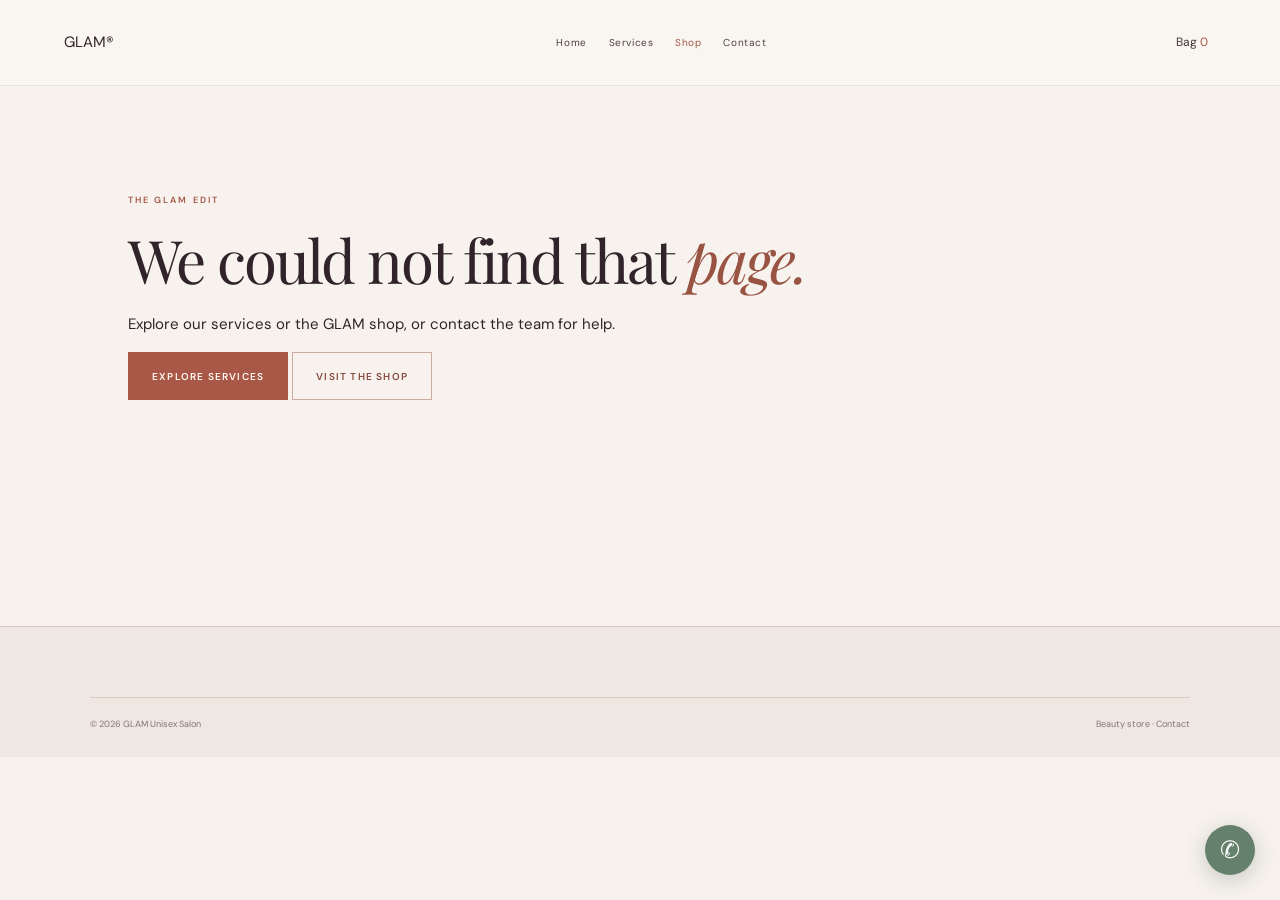
<file: product-detail.html>
<!doctype html><html lang="en"><head><meta charset="utf-8"><meta name="viewport" content="width=device-width,initial-scale=1"><meta name="theme-color" content="#080807"><title>GLAM Beauty Product</title><meta name="description" content="Explore beauty and aftercare products from the GLAM store. Contact the salon to confirm price and availability."><link rel="canonical" href="[WEBSITE URL]/product-detail.html"><meta property="og:type" content="product"><meta property="og:title" content="GLAM Beauty Product"><meta property="og:description" content="Explore a considered beauty and aftercare edit from GLAM."><meta property="og:image" content="[WEBSITE URL]/images/gallery/Photo1.jpg"><meta name="twitter:card" content="summary_large_image"><link href="https://fonts.googleapis.com/css2?family=DM+Sans:wght@400;500;600;700&family=Playfair+Display:wght@400;500;600&display=swap" rel="stylesheet"><link rel="stylesheet" href="css/style.css"><link rel="stylesheet" href="css/responsive.css"><link rel="stylesheet" href="css/bright-theme.css"><link rel="stylesheet" href="css/animations.css"><link rel="stylesheet" href="css/update.css"><script src="data/site-config.js" defer></script><script src="data/seo-config.js" defer></script><script src="data/catalog.js" defer></script><script src="js/data-service.js" defer></script><script src="js/schema.js" defer></script><script src="js/analytics.js" defer></script><script src="js/app.js" defer></script><script src="js/navigation.js" defer></script></head><body data-detail-type="product"><a class="skip-link" href="#main">Skip to content</a><header class="site-header"><a class="brand" href="index.html" aria-label="GLAM home"><span class="wordmark">GLAM<span>®</span></span></a><button class="menu-toggle" aria-label="Open navigation" aria-expanded="false" aria-controls="primary-navigation"><span></span><span></span></button><nav class="primary-nav" id="primary-navigation" aria-label="Main navigation"><a href="index.html">Home</a><a href="services.html">Services</a><a href="products.html" aria-current="page">Shop</a><a href="contact.html">Contact</a></nav><div class="header-actions"><button class="icon-button cart-trigger" aria-label="Open shopping bag">Bag <span class="cart-count">0</span></button></div></header><main id="main"><div id="detail-content"><p class="detail-loading">Loading product details…</p></div></main><footer class="site-footer"><div class="footer-bottom"><span>© <span id="year"></span> GLAM Unisex Salon</span><span><a href="products.html">Beauty store</a> · <a href="contact.html">Contact</a></span></div></footer><aside class="cart-drawer" aria-label="Shopping bag" aria-hidden="true"><div class="cart-head"><h2>Your bag <span class="cart-count">0</span></h2><button class="cart-close" aria-label="Close bag">×</button></div><div class="cart-items"></div><div class="cart-bottom"></div></aside><div class="drawer-scrim"></div><a class="floating-whatsapp" data-whatsapp href="#" aria-label="Chat with GLAM on WhatsApp">✆</a><div class="toast" role="status" aria-live="polite"></div></body></html>
</file>
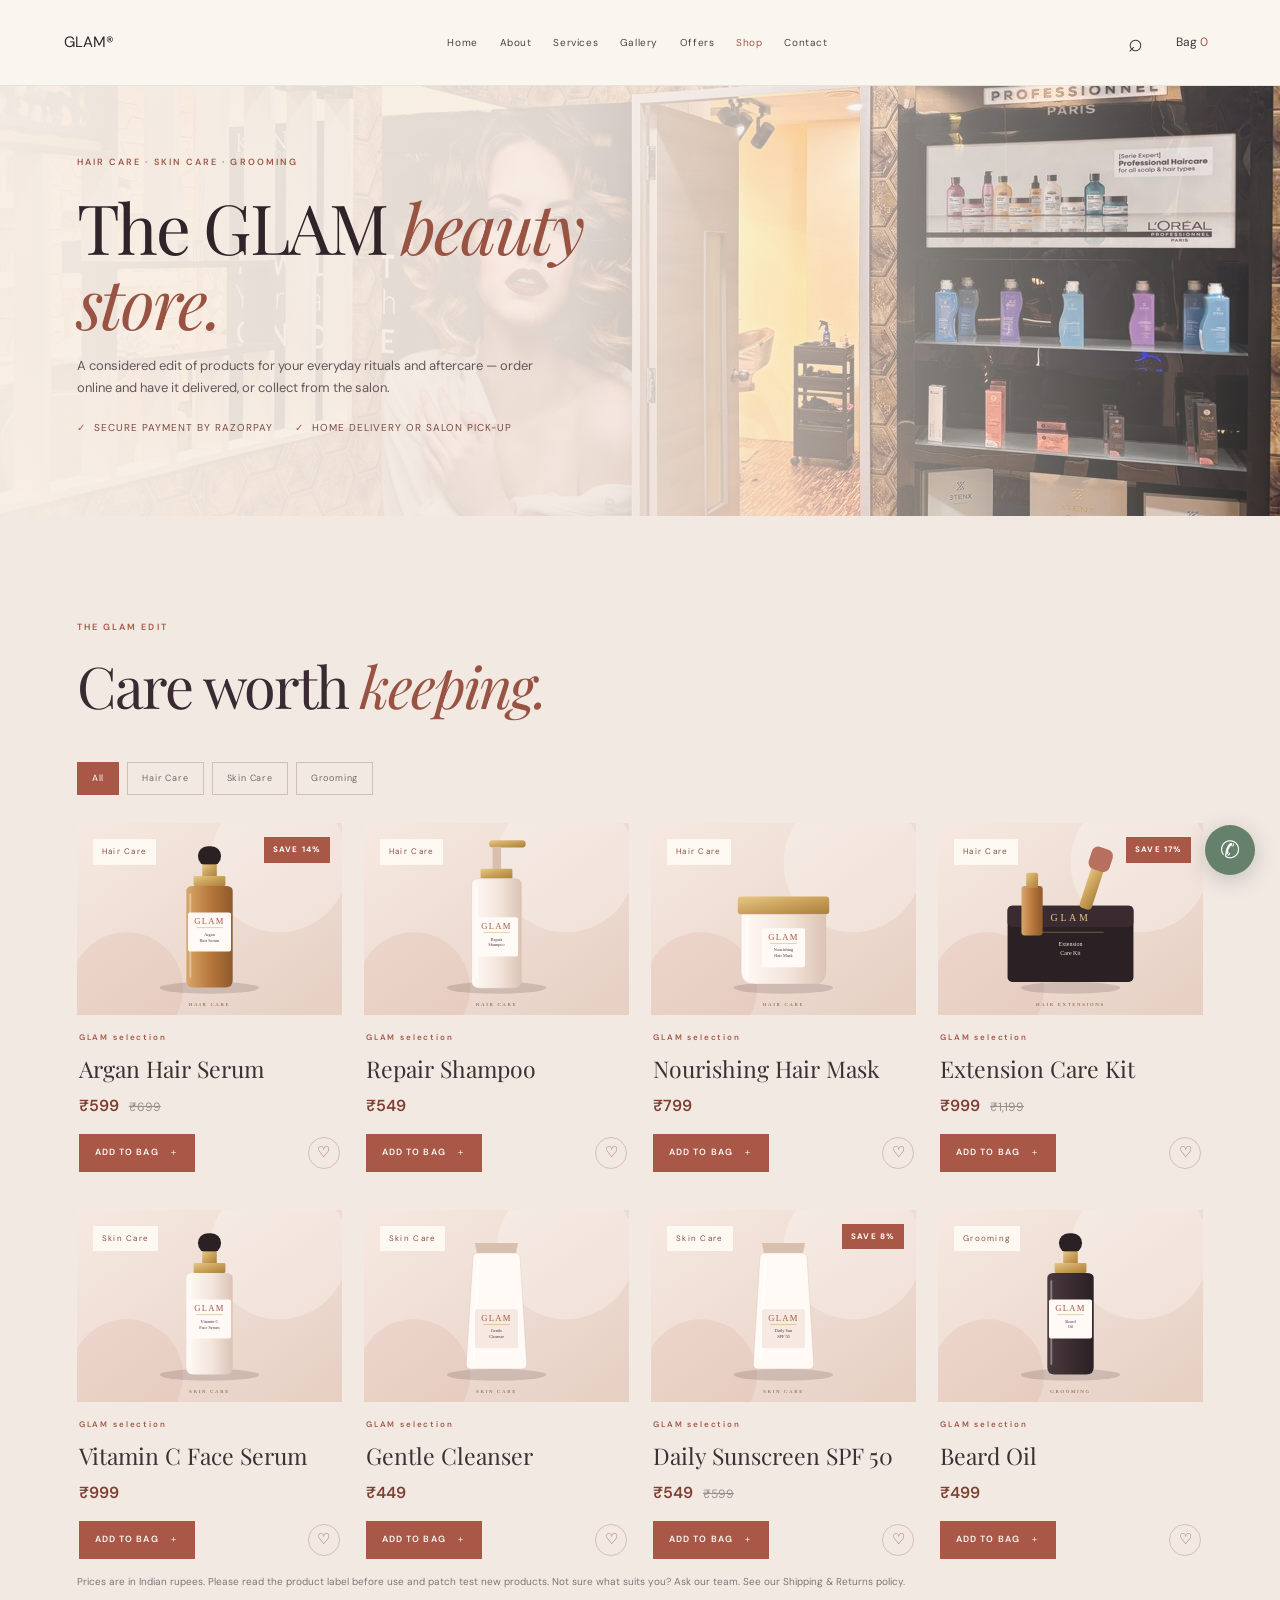
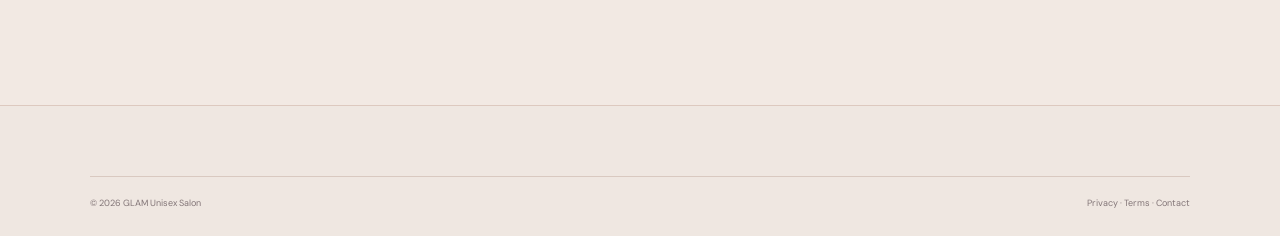
<file: products.html>
<!doctype html><html lang="en"><head><meta charset="utf-8"><meta name="viewport" content="width=device-width,initial-scale=1"><meta name="theme-color" content="#080807"><title>GLAM Beauty Store | Hair, Skin &amp; Aftercare</title><meta name="description" content="Explore the GLAM beauty store edit of hair care, skin care and professional aftercare. Ask our team about products, price and availability."><link rel="canonical" href="[WEBSITE URL]/products.html"><meta property="og:title" content="GLAM Beauty Store"><meta property="og:description" content="A considered beauty and aftercare edit from GLAM."><meta property="og:image" content="[WEBSITE URL]/images/gallery/Photo1.jpg"><meta name="twitter:card" content="summary_large_image"><link href="https://fonts.googleapis.com/css2?family=DM+Sans:wght@400;500;600;700&family=Playfair+Display:wght@400;500;600&display=swap" rel="stylesheet"><link rel="stylesheet" href="css/style.css"><link rel="stylesheet" href="css/responsive.css"><link rel="stylesheet" href="css/bright-theme.css"><link rel="stylesheet" href="css/animations.css"><link rel="stylesheet" href="css/update.css"><script src="data/site-config.js" defer></script><script src="data/seo-config.js" defer></script><script src="data/catalog.js" defer></script><script src="js/data-service.js" defer></script><script src="js/schema.js" defer></script><script src="js/analytics.js" defer></script><script src="js/app.js" defer></script><script src="js/navigation.js" defer></script></head><body><a class="skip-link" href="#main">Skip to content</a><header class="site-header"><a class="brand" href="index.html" aria-label="GLAM home"><span class="wordmark">GLAM<span>®</span></span></a><button class="menu-toggle" aria-label="Open navigation" aria-expanded="false" aria-controls="primary-navigation"><span></span><span></span></button><nav class="primary-nav" id="primary-navigation" aria-label="Main navigation"><a href="index.html">Home</a><a href="about.html">About</a><a href="services.html">Services</a><a href="index.html#gallery">Gallery</a><a href="offers.html">Offers</a><a href="products.html" aria-current="page">Shop</a><a href="contact.html">Contact</a></nav><div class="header-actions"><button class="icon-button search-trigger" aria-label="Search GLAM">⌕</button><button class="icon-button cart-trigger" aria-label="Open shopping bag">Bag <span class="cart-count">0</span></button></div></header><main id="main"><section class="shop-banner"><img src="images/gallery/Photo1.jpg" width="1280" height="960" alt="A product display shelf inside GLAM salon"><div class="shop-banner-copy"><p class="eyebrow">HAIR CARE · SKIN CARE · GROOMING</p><h1>The GLAM <em>beauty store.</em></h1><p>A considered edit of products for your everyday rituals and aftercare — order online and have it delivered, or collect from the salon.</p><ul class="shop-perks"><li>Secure payment by Razorpay</li><li>Home delivery or salon pick-up</li></ul></div></section><section class="shop-section section-pad"><div class="section-heading"><div><p class="eyebrow">THE GLAM EDIT</p><h2>Care worth <em>keeping.</em></h2></div></div><div class="filter-bar" id="product-filters" aria-label="Filter products"></div><div class="product-grid" id="catalog-list"></div><p class="fine-print">Prices are in Indian rupees. Please read the product label before use and patch test new products. Not sure what suits you? <a href="contact.html">Ask our team</a>. See our <a href="shipping-returns.html">Shipping &amp; Returns</a> policy.</p></section></main><footer class="site-footer"><div class="footer-bottom"><span>© <span id="year"></span> GLAM Unisex Salon</span><span><a href="privacy-policy.html">Privacy</a> · <a href="terms.html">Terms</a> · <a href="contact.html">Contact</a></span></div></footer><aside class="cart-drawer" aria-label="Shopping bag" aria-hidden="true"><div class="cart-head"><h2>Your bag <span class="cart-count">0</span></h2><button class="cart-close" aria-label="Close bag">×</button></div><div class="cart-items"></div><div class="cart-bottom"></div></aside><div class="drawer-scrim"></div><a class="floating-whatsapp" data-whatsapp href="#" aria-label="Chat with GLAM on WhatsApp">✆</a><div class="toast" role="status" aria-live="polite"></div></body></html>
</file>
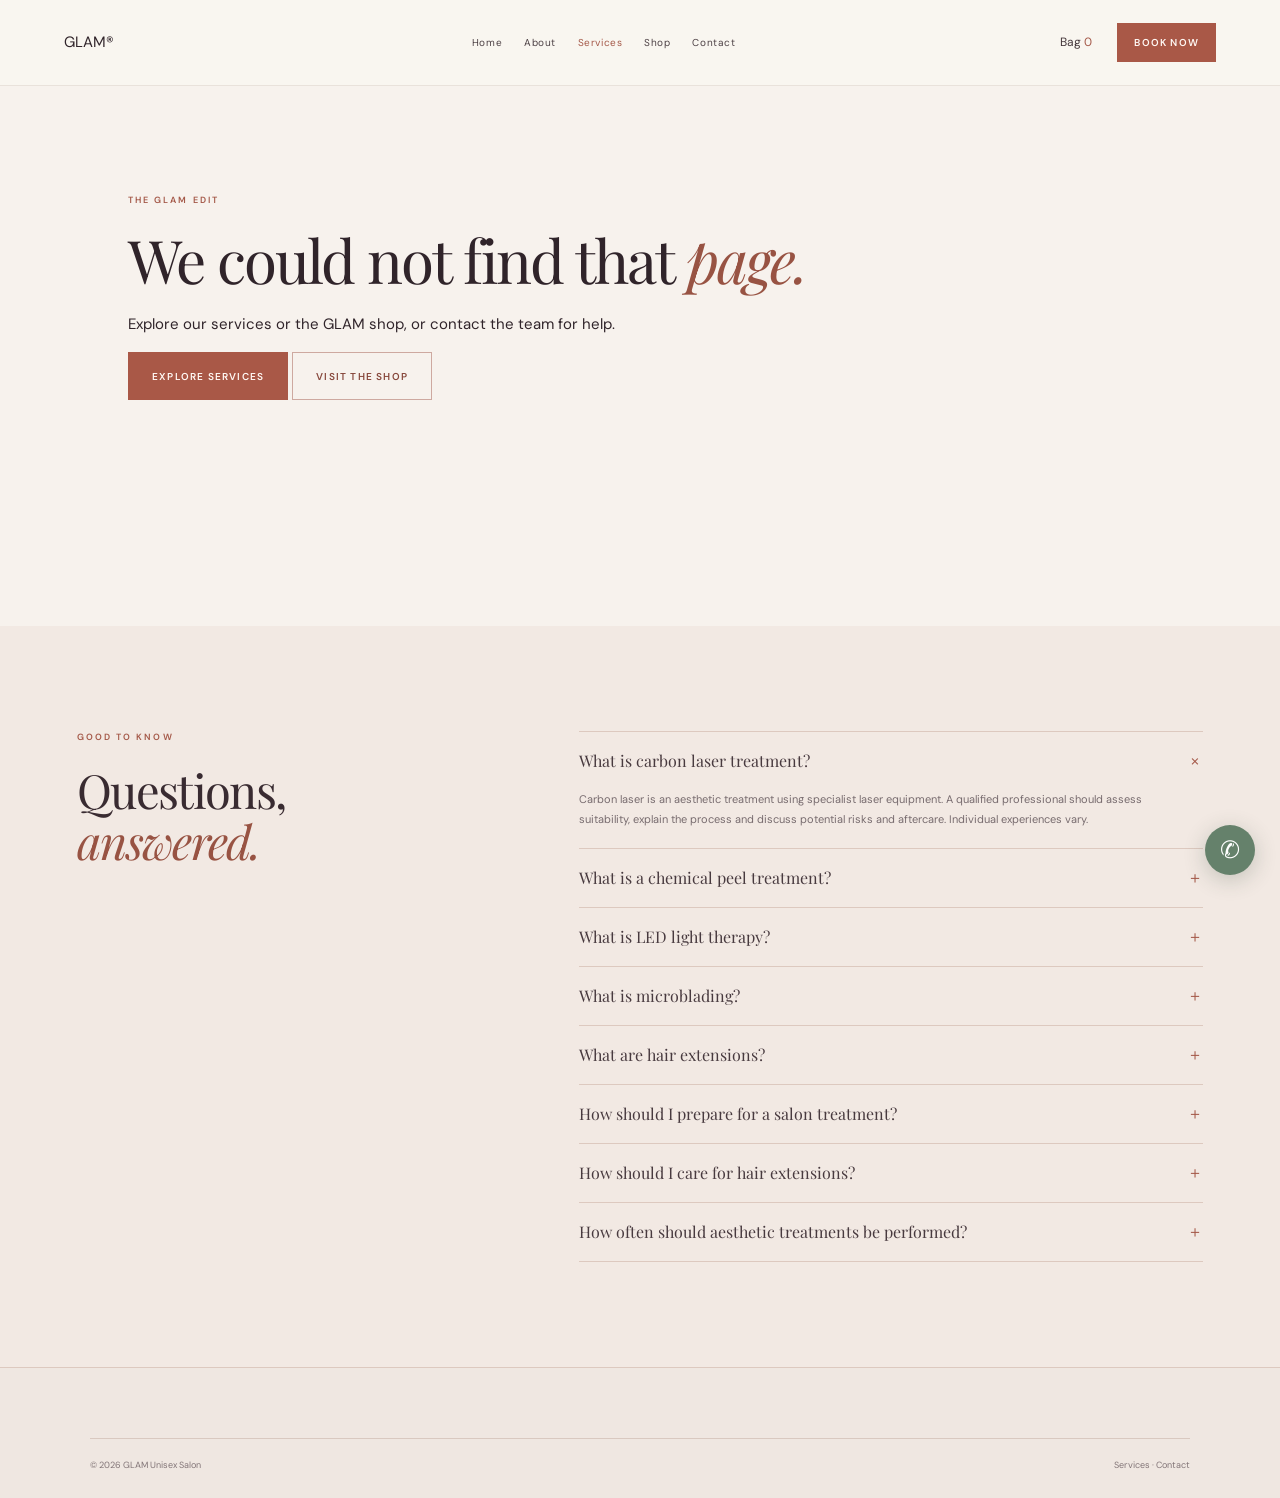
<file: service-detail.html>
<!doctype html><html lang="en"><head><meta charset="utf-8"><meta name="viewport" content="width=device-width,initial-scale=1"><meta name="theme-color" content="#080807"><title>GLAM Service | Salon &amp; Aesthetic Care</title><meta name="description" content="Explore a GLAM salon service. Personal suitability and treatment details are discussed with our team."><link rel="canonical" href="[WEBSITE URL]/service-detail.html"><meta property="og:type" content="article"><meta property="og:title" content="GLAM Service | Salon &amp; Aesthetic Care"><meta property="og:description" content="Explore a GLAM salon service and ask about a personalised consultation."><meta property="og:image" content="[WEBSITE URL]/images/optimized/hair-salon-haircut.jpg"><meta name="twitter:card" content="summary_large_image"><link href="https://fonts.googleapis.com/css2?family=DM+Sans:wght@400;500;600;700&family=Playfair+Display:wght@400;500;600&display=swap" rel="stylesheet"><link rel="stylesheet" href="css/style.css"><link rel="stylesheet" href="css/responsive.css"><link rel="stylesheet" href="css/bright-theme.css"><link rel="stylesheet" href="css/animations.css"><link rel="stylesheet" href="css/update.css"><script src="data/site-config.js" defer></script><script src="data/seo-config.js" defer></script><script src="data/catalog.js" defer></script><script src="js/data-service.js" defer></script><script src="js/schema.js" defer></script><script src="js/analytics.js" defer></script><script src="js/app.js" defer></script><script src="js/navigation.js" defer></script></head><body data-detail-type="service"><a class="skip-link" href="#main">Skip to content</a><header class="site-header"><a class="brand" href="index.html" aria-label="GLAM home"><span class="wordmark">GLAM<span>®</span></span></a><button class="menu-toggle" aria-label="Open navigation" aria-expanded="false" aria-controls="primary-navigation"><span></span><span></span></button><nav class="primary-nav" id="primary-navigation" aria-label="Main navigation"><a href="index.html">Home</a><a href="about.html">About</a><a href="services.html" aria-current="page">Services</a><a href="products.html">Shop</a><a href="contact.html">Contact</a></nav><div class="header-actions"><a class="button button-gold header-book" href="booking.html">Book now</a></div></header><main id="main"><div id="detail-content"><p class="detail-loading">Loading the GLAM service…</p></div><section class="section-pad faq-section"><div class="faq-intro"><p class="eyebrow">GOOD TO KNOW</p><h2>Questions, <em>answered.</em></h2></div><div class="faq-list" id="faq-list"></div></section></main><footer class="site-footer"><div class="footer-bottom"><span>© <span id="year"></span> GLAM Unisex Salon</span><span><a href="services.html">Services</a> · <a href="contact.html">Contact</a></span></div></footer><a class="floating-whatsapp" data-whatsapp href="#" aria-label="Chat with GLAM on WhatsApp">✆</a><div class="toast" role="status" aria-live="polite"></div></body></html>
</file>
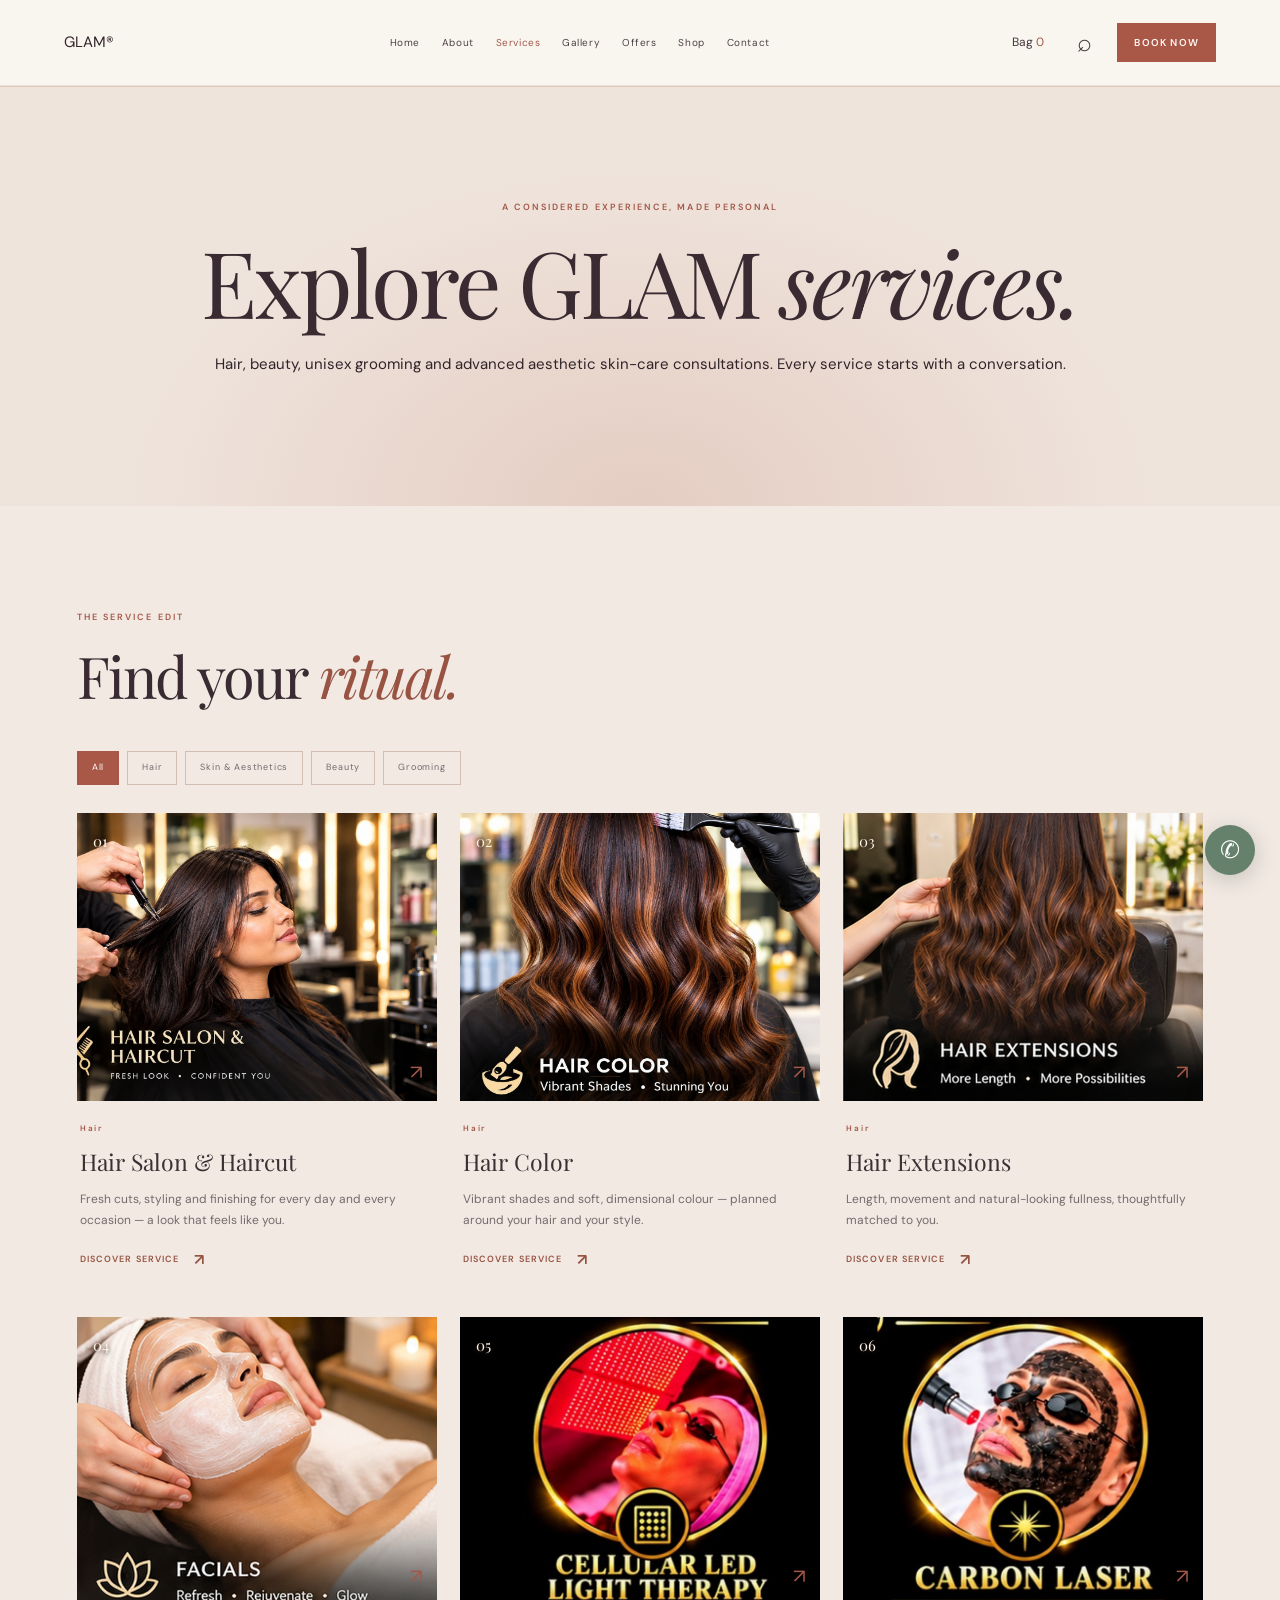
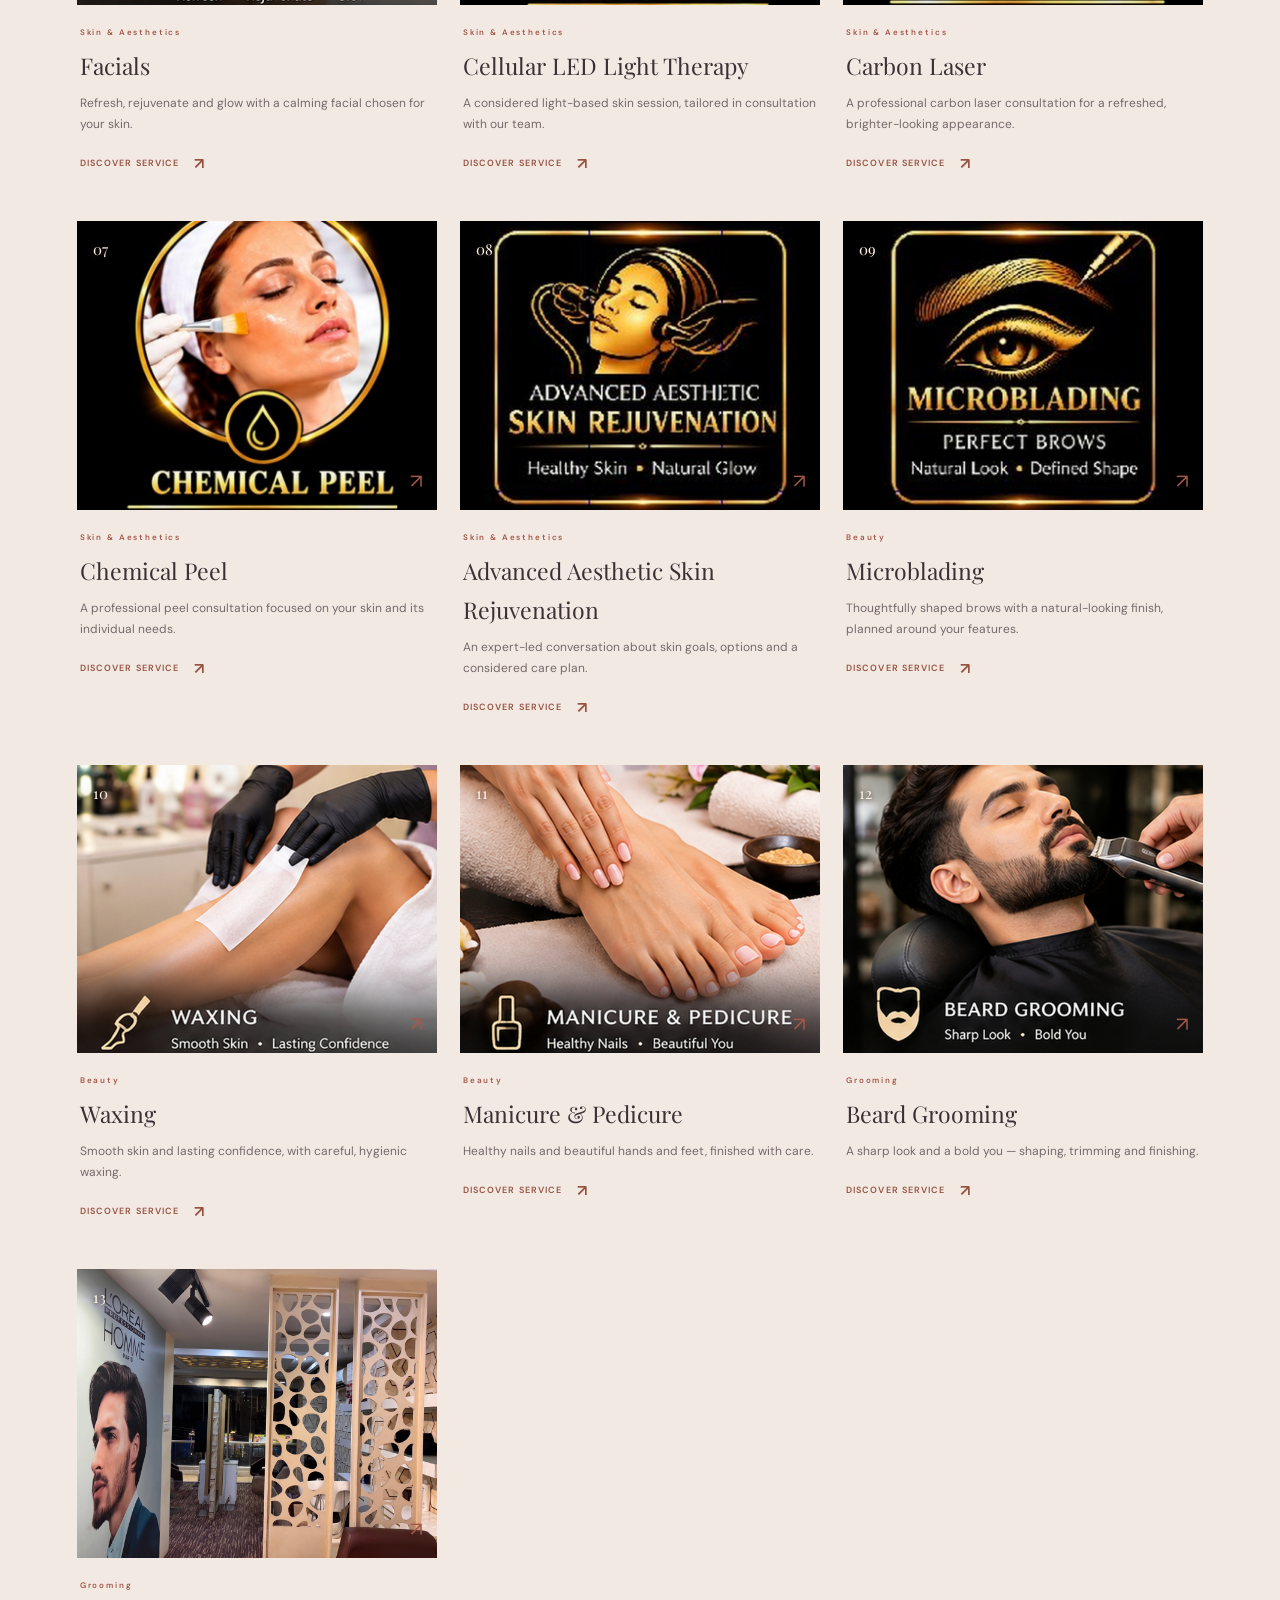
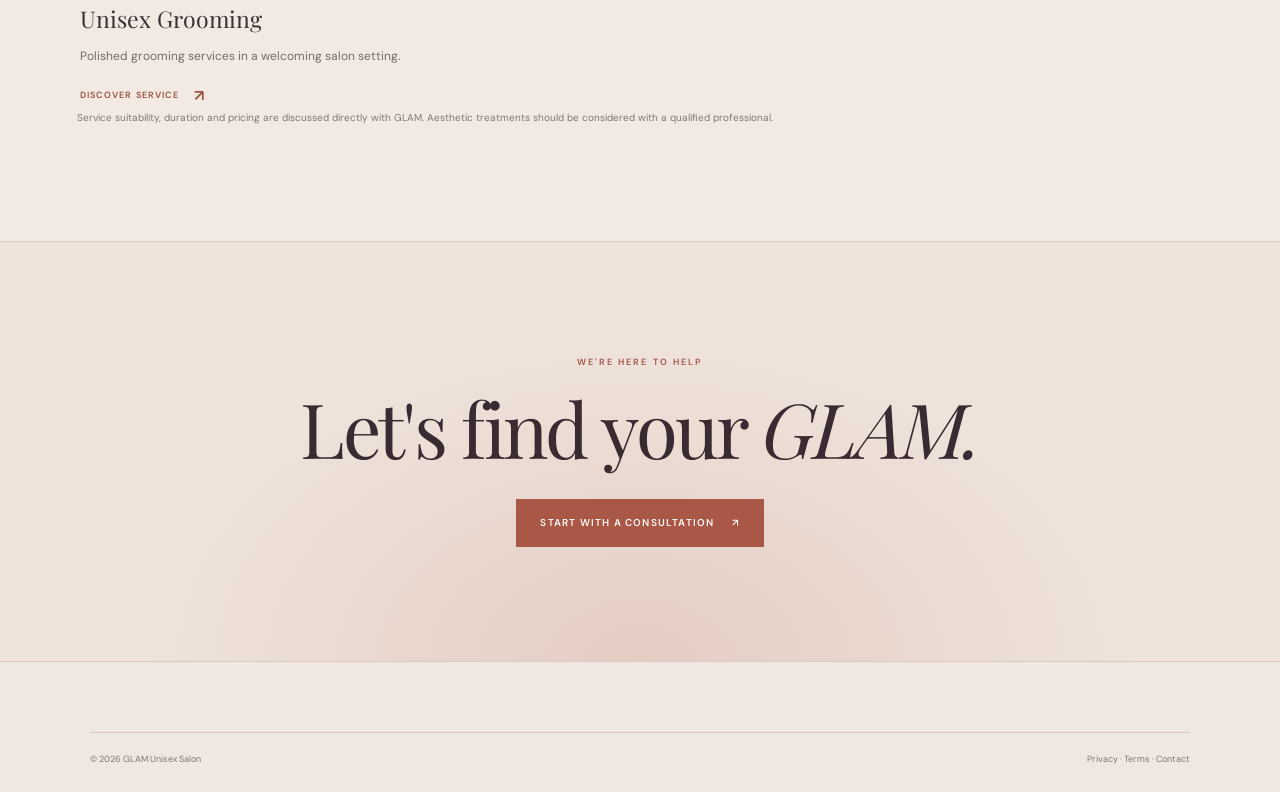
<file: services.html>
<!doctype html><html lang="en"><head><meta charset="utf-8"><meta name="viewport" content="width=device-width,initial-scale=1"><meta name="theme-color" content="#080807"><title>Salon &amp; Aesthetic Services | GLAM</title><meta name="description" content="Explore hair, beauty, grooming and advanced aesthetic skin-care services at GLAM. Consult our team about suitability and availability."><link rel="canonical" href="[WEBSITE URL]/services.html"><meta property="og:title" content="Salon &amp; Aesthetic Services | GLAM"><meta property="og:description" content="Explore GLAM services for hair, beauty and aesthetic skin care."><meta property="og:image" content="[WEBSITE URL]/images/optimized/hair-salon-haircut.jpg"><meta name="twitter:card" content="summary_large_image"><link href="https://fonts.googleapis.com/css2?family=DM+Sans:wght@400;500;600;700&family=Playfair+Display:wght@400;500;600&display=swap" rel="stylesheet"><link rel="stylesheet" href="css/style.css"><link rel="stylesheet" href="css/responsive.css"><link rel="stylesheet" href="css/bright-theme.css"><link rel="stylesheet" href="css/animations.css"><link rel="stylesheet" href="css/update.css"><script src="data/site-config.js" defer></script><script src="data/seo-config.js" defer></script><script src="data/catalog.js" defer></script><script src="js/data-service.js" defer></script><script src="js/schema.js" defer></script><script src="js/analytics.js" defer></script><script src="js/app.js" defer></script><script src="js/navigation.js" defer></script></head><body><a class="skip-link" href="#main">Skip to content</a><header class="site-header"><a class="brand" href="index.html" aria-label="GLAM home"><span class="wordmark">GLAM<span>®</span></span></a><button class="menu-toggle" aria-label="Open navigation" aria-expanded="false" aria-controls="primary-navigation"><span></span><span></span></button><nav class="primary-nav" id="primary-navigation" aria-label="Main navigation"><a href="index.html">Home</a><a href="about.html">About</a><a href="services.html" aria-current="page">Services</a><a href="index.html#gallery">Gallery</a><a href="offers.html">Offers</a><a href="products.html">Shop</a><a href="contact.html">Contact</a></nav><div class="header-actions"><button class="icon-button search-trigger" aria-label="Search GLAM">⌕</button><a class="button button-gold header-book" href="booking.html">Book now</a></div></header><main id="main"><section class="final-cta"><p class="eyebrow">A CONSIDERED EXPERIENCE, MADE PERSONAL</p><h1>Explore GLAM <em>services.</em></h1><p>Hair, beauty, unisex grooming and advanced aesthetic skin-care consultations. Every service starts with a conversation.</p></section><section class="section-pad services-section"><div class="section-heading"><div><p class="eyebrow">THE SERVICE EDIT</p><h2>Find your <em>ritual.</em></h2></div></div><div class="filter-bar" id="service-filters" aria-label="Filter services"></div><div class="service-grid" id="catalog-list" aria-live="polite"></div><p class="fine-print">Service suitability, duration and pricing are discussed directly with GLAM. Aesthetic treatments should be considered with a qualified professional.</p></section><section class="final-cta"><p class="eyebrow">WE'RE HERE TO HELP</p><h2>Let's find your <em>GLAM.</em></h2><a class="button button-gold" href="booking.html">Start with a consultation <span>↗</span></a></section></main><footer class="site-footer"><div class="footer-bottom"><span>© <span id="year"></span> GLAM Unisex Salon</span><span><a href="privacy-policy.html">Privacy</a> · <a href="terms.html">Terms</a> · <a href="contact.html">Contact</a></span></div></footer><a class="floating-whatsapp" data-whatsapp href="#" aria-label="Chat with GLAM on WhatsApp">✆</a><div class="toast" role="status" aria-live="polite"></div></body></html>
</file>
<file: css/style.css>
@charset "UTF-8";
:root{--ink:#080807;--ink-soft:#11110f;--panel:#171714;--ivory:#f2eee5;--muted:#a49f94;--gold:#d8b878;--gold-light:#efd49a;--line:rgba(216,184,120,.27);--serif:"Playfair Display",Georgia,serif;--sans:"DM Sans",Arial,sans-serif;--content:1280px;color-scheme:dark;font-family:var(--sans);background:var(--ink);color:var(--ivory);font-synthesis:none;text-rendering:optimizeLegibility}*{box-sizing:border-box}html{scroll-behavior:smooth;scroll-padding-top:100px}body{margin:0;background:var(--ink);color:var(--ivory);font-size:15px;line-height:1.7}img{display:block;max-width:100%;object-fit:cover}a{color:inherit;text-decoration:none}button,input,select{font:inherit}button{color:inherit}button:focus-visible,a:focus-visible,input:focus-visible,select:focus-visible,summary:focus-visible{outline:2px solid var(--gold-light);outline-offset:4px}.skip-link{position:fixed;top:-60px;left:12px;z-index:99;background:var(--gold);color:#090807;padding:10px 16px}.skip-link:focus{top:10px}.visually-hidden{position:absolute;width:1px;height:1px;padding:0;margin:-1px;overflow:hidden;clip:rect(0,0,0,0);white-space:nowrap;border:0}.announcement{height:34px;padding:0 5vw;background:#0e0e0c;border-bottom:1px solid rgba(255,255,255,.055);display:flex;justify-content:space-between;align-items:center;color:#c4bcae;font-size:9px;letter-spacing:.19em}.announcement a{color:var(--gold);letter-spacing:.12em}.site-header{height:86px;position:sticky;top:0;z-index:30;padding:0 5vw;display:flex;align-items:center;justify-content:space-between;gap:27px;background:rgba(8,8,7,.58);border-bottom:1px solid rgba(255,255,255,.07);transition:background .3s,backdrop-filter .3s}.site-header.is-scrolled{background:rgba(8,8,7,.92);backdrop-filter:blur(16px)}.brand{width:91px;height:64px;overflow:hidden;display:flex;align-items:center}.brand img{width:90px;height:58px;object-fit:cover;object-position:center}.primary-nav{display:flex;align-items:center;gap:clamp(13px,1.7vw,27px)}.primary-nav a{font-size:10px;letter-spacing:.06em;color:#d0cbc1;white-space:nowrap;transition:color .2s}.primary-nav a:hover,.primary-nav a[aria-current=page]{color:var(--gold-light)}.header-actions{display:flex;align-items:center;gap:17px}.icon-button{border:0;background:none;color:#eae3d7;cursor:pointer;font-size:12px;padding:8px}.search-trigger{font-size:25px;line-height:1}.cart-count{color:var(--gold)}.button{min-height:48px;padding:0 23px;display:inline-flex;align-items:center;justify-content:center;gap:18px;text-transform:uppercase;font-size:10px;letter-spacing:.12em;font-weight:600;transition:background .25s,color .25s,border .25s}.button-gold{color:#13110d;background:var(--gold);border:1px solid var(--gold)}.button-gold:hover{background:var(--gold-light);border-color:var(--gold-light)}.button-outline{color:var(--ivory);border:1px solid var(--line);background:transparent}.button-outline:hover{border-color:var(--gold);color:var(--gold-light)}.header-book{min-height:39px;padding:0 16px}.menu-toggle{display:none}.eyebrow{font-size:9px;line-height:1.5;letter-spacing:.23em;color:var(--gold);font-weight:600;margin:0 0 19px}.section-pad{padding:105px max(6vw,calc((100vw - var(--content))/2))}.hero{min-height:min(730px,calc(100svh - 120px));height:650px;max-height:820px;position:relative;display:flex;align-items:center;overflow:hidden;background:#090908}.hero-image,.hero-shade{position:absolute;inset:0}.hero-image{background-size:cover;background-position:center 47%;opacity:.6;transform:scale(1.04);animation:slow-pan 24s ease-in-out infinite alternate}.hero-shade{background:linear-gradient(90deg,rgba(7,7,6,.93) 0%,rgba(7,7,6,.78) 43%,rgba(7,7,6,.26) 100%),linear-gradient(0deg,#080807 0%,transparent 32%,rgba(8,8,7,.14) 80%)}.hero-content{position:relative;z-index:1;width:min(700px,70vw);margin-left:12.4vw;padding:40px 0 60px}.hero-content .eyebrow{display:flex;align-items:center;gap:12px}.eyebrow-line{width:28px;height:1px;background:var(--gold)}h1,h2,h3,p{margin-top:0}h1,h2{font-family:var(--serif);font-weight:400;letter-spacing:-.035em;line-height:1.09}h1{font-size:clamp(48px,7.2vw,96px);margin:0 0 20px}h1 em,h2 em{font-weight:400;color:var(--gold-light)}.hero-copy{max-width:440px;color:#d0cbbf;font-size:15px;line-height:1.9;margin-bottom:31px}.hero-actions{display:flex;gap:29px;align-items:center}.text-link{display:inline-flex;align-items:center;gap:15px;color:var(--gold-light);font-size:10px;letter-spacing:.12em;text-transform:uppercase;font-weight:600;border:0;background:none;padding:0;cursor:pointer}.text-link span{font-size:16px;transition:transform .2s}.text-link:hover span{transform:translate(3px,-2px)}.hero-index{position:absolute;bottom:43px;left:5vw;display:flex;align-items:center;gap:10px;color:#b4ac9e;font-size:10px;letter-spacing:.1em}.hero-current{color:var(--gold)}.hero-index-rule{width:40px;height:1px;background:var(--gold)}.hero-controls{position:absolute;bottom:36px;right:6vw;display:flex;gap:15px;align-items:center}.hero-controls button{background:none;border:0;color:#e5ddcf;cursor:pointer;padding:8px;font-size:17px}.slide-dots{display:flex;gap:8px}.slide-dot{width:5px;height:5px;padding:0;border:0;border-radius:100%;background:#837b70;cursor:pointer}.slide-dot[aria-selected=true]{background:var(--gold);width:18px;border-radius:8px}.hero-side-note{position:absolute;right:2vw;top:50%;writing-mode:vertical-rl;font-size:8px;letter-spacing:.27em;color:#d2c4a3}.hero-gold{color:var(--gold-light)}
.booking-strip{padding:57px 7vw 34px;background:#11110f;display:grid;grid-template-columns:minmax(210px,.75fr) 2.2fr;gap:32px 5vw;align-items:center;border-top:1px solid var(--line);border-bottom:1px solid var(--line)}.booking-intro .eyebrow{margin-bottom:10px}.booking-intro h2{font-size:34px;margin:0}.quick-booking{display:grid;grid-template-columns:repeat(3,minmax(125px,1fr));gap:17px 14px}.quick-booking label{font-size:9px;letter-spacing:.12em;text-transform:uppercase;color:#c9c2b6}.quick-booking input,.quick-booking select{display:block;width:100%;height:42px;margin-top:6px;color:var(--ivory);background:#191916;border:1px solid #36342e;border-radius:0;padding:0 10px;font-size:12px;letter-spacing:normal;text-transform:none}.quick-booking input::placeholder{color:#77736c}.quick-booking input[type=date]{color-scheme:dark}.quick-booking .button{align-self:end;min-height:42px;padding:0 14px;font-size:9px}.booking-note{grid-column:2;margin:-22px 0 0;color:#898378;font-size:10px}.welcome{display:grid;grid-template-columns:1.05fr .95fr;gap:9vw;align-items:center}.welcome-art{position:relative}.welcome-art img{width:100%;height:355px;object-fit:cover;filter:brightness(.76);border:1px solid rgba(216,184,120,.2)}.art-caption{position:absolute;bottom:18px;left:18px;font-size:8px;letter-spacing:.2em;color:#f2eee5}.welcome-copy{max-width:490px}.welcome-copy h2,.section-heading h2,.faq-intro h2,.contact-copy h2{font-size:clamp(38px,4.5vw,60px);margin:0 0 21px}.large-copy{font-family:var(--serif);font-size:21px;line-height:1.6;color:#e3ddd2}.welcome-copy>p:not(.eyebrow){color:var(--muted);font-size:13px}.welcome-copy>.text-link{margin-top:16px}.signature{margin-top:37px;border-top:1px solid var(--line);padding-top:17px;color:var(--gold);font-family:var(--serif);font-style:italic;font-size:15px}.signature span{font-family:var(--sans);font-style:normal;font-size:9px;letter-spacing:.15em;margin-left:10px}.services-section{background:#10100e}.section-heading{display:flex;justify-content:space-between;align-items:end;gap:24px;margin-bottom:45px}.section-heading h2{margin:0}.section-heading>.text-link{margin-bottom:9px}.service-grid{display:grid;grid-template-columns:repeat(3,1fr);gap:44px 23px}.service-card{min-width:0}.service-image{display:block;height:245px;position:relative;overflow:hidden;background:#161613}.service-image img,.product-image img{width:100%;height:100%;object-fit:cover;transition:transform .7s cubic-bezier(.2,.7,.2,1),filter .4s;filter:brightness(.76) saturate(.76)}.service-image:hover img,.product-image:hover img{transform:scale(1.055);filter:brightness(.95) saturate(.9)}.service-index{position:absolute;left:16px;top:16px;color:#f0dfb8;font-family:var(--serif);font-size:15px}.service-arrow{position:absolute;right:14px;bottom:12px;color:#fff;font-size:20px}.service-card-copy{padding:21px 3px 0}.service-card-copy .eyebrow,.product-card-copy .eyebrow{margin:0 0 8px;font-size:8px}.service-card h3,.product-card h3{font-family:var(--serif);font-size:23px;font-weight:400;margin:0 0 8px}.service-card-copy>p:not(.eyebrow){color:#a7a196;font-size:12px;line-height:1.75;min-height:44px;margin-bottom:14px}.service-card .text-link{font-size:9px}
.spotlight{display:grid;grid-template-columns:1.08fr .92fr;min-height:490px;background:#0a0a09}.spotlight-image{min-height:490px;overflow:hidden}.spotlight-image img{width:100%;height:100%;object-fit:cover;object-position:55% 50%;filter:brightness(.58) saturate(.8)}.spotlight-copy{padding:85px 10vw 70px 8vw;align-self:center}.spotlight-copy h2,.hair-copy h2{font-size:clamp(41px,5vw,68px);margin:0 0 21px}.spotlight-copy>p:not(.eyebrow){font-size:13px;line-height:1.9;color:#a9a398;max-width:480px}.fine-print{font-size:10px!important;line-height:1.7;color:#807b72!important}.spotlight-copy .button{margin-top:12px}.values{background:#151512}.values .section-heading{margin-bottom:39px}.values-row{display:grid;grid-template-columns:repeat(3,1fr)}.values-row article{padding:10px 9% 5px 0;border-right:1px solid var(--line);margin-right:8%}.values-row article:last-child{border:0;margin:0}.value-number{font-family:var(--serif);color:var(--gold);font-size:18px}.values-row h3{font-family:var(--serif);font-size:24px;font-weight:400;margin:18px 0 8px}.values-row p{color:#a7a196;font-size:12px;max-width:270px}.hair-feature{min-height:510px;background:#10100e;display:grid;grid-template-columns:1fr 1.05fr;align-items:stretch}.hair-copy{align-self:center;padding:75px 7vw 75px 13vw}.hair-copy h2{margin:0 0 20px}.hair-copy>p:not(.eyebrow){color:#a7a196;max-width:390px;font-size:13px;line-height:1.9;margin-bottom:25px}.hair-image{position:relative;min-height:510px;overflow:hidden}.hair-image img{width:100%;height:100%;position:absolute;inset:0;filter:brightness(.68);object-position:20% 60%}.image-stamp{position:absolute;bottom:30px;right:33px;color:var(--gold-light);font-family:var(--serif);font-size:24px;line-height:1.25;letter-spacing:.1em;text-align:right;border-right:1px solid var(--gold);padding-right:15px}.before-after{background:#090908}.ba-panel{display:grid;grid-template-columns:1.35fr .65fr;min-height:295px;border:1px solid var(--line);background:#11110f}.ba-image{overflow:hidden}.ba-image img{width:100%;height:100%;object-fit:cover;filter:brightness(.65)}.ba-caption{padding:40px;align-self:center}.ba-caption>span{font-size:8px;letter-spacing:.19em;color:var(--gold)}.ba-caption p{font-family:var(--serif);font-size:20px;line-height:1.5;margin:18px 0 24px}.offers-section{min-height:400px;padding:80px 12vw;position:relative;overflow:hidden;background:#15140f;display:flex;align-items:center}.offer-backdrop{position:absolute;inset:0;background:linear-gradient(90deg,rgba(8,8,7,.96) 0%,rgba(8,8,7,.77) 47%,rgba(8,8,7,.2) 100%),url('../images/interiors/Photo3.jpg') center 35%/cover;opacity:.7}.offer-content{position:relative;max-width:480px}.offer-content h2{font-size:54px;margin:0 0 17px}.offer-content>p:not(.eyebrow){color:#c1b9aa;font-size:13px;margin-bottom:24px}.offer-mark{position:absolute;right:15vw;font:200px/1 var(--serif);color:rgba(216,184,120,.12)}.offer-mark span{font:25px var(--sans);vertical-align:top;color:var(--gold)}.membership{background:#11110f}.membership .section-heading>p{max-width:280px;color:#9c968b;font-size:12px}.membership-row{display:grid;grid-template-columns:repeat(3,1fr);border-top:1px solid var(--line);border-bottom:1px solid var(--line)}.membership-row article{padding:33px 30px 35px;border-right:1px solid var(--line)}.membership-row article:last-child{border:0}.membership-row article>span{color:var(--gold);font-size:8px;letter-spacing:.17em}.membership-row h3{font:400 26px var(--serif);margin:17px 0 8px}.membership-row p{color:#a49e93;font-size:12px;min-height:42px}.membership-row .text-link{font-size:9px}.membership-featured{background:linear-gradient(135deg,rgba(216,184,120,.09),transparent)}.membership>.fine-print{margin-top:17px}.experts{background:#0b0b09}.experts-empty{border-top:1px solid var(--line);border-bottom:1px solid var(--line);padding:29px 0;display:flex;align-items:center;gap:23px}.expert-monogram{width:70px;height:70px;border:1px solid var(--line);display:grid;place-items:center;font:42px var(--serif);color:var(--gold)}.experts-empty h3{font:400 22px var(--serif);margin:0 0 4px}.experts-empty p{color:#a49e93;font-size:11px;margin:0;max-width:490px}.experts-empty .text-link{margin-left:auto;white-space:nowrap}.shop-section{background:#151512}.product-grid{display:grid;grid-template-columns:repeat(2,minmax(0,1fr));gap:30px;max-width:850px}.product-image{height:290px;position:relative;display:block;overflow:hidden;background:#0d0d0b}.product-badge{position:absolute;left:16px;top:16px;padding:6px 9px;background:#0b0b09;color:var(--gold-light);font-size:8px;letter-spacing:.16em}.product-card-copy{padding:17px 4px}.product-card h3{margin-bottom:2px}.product-price{font-size:11px;color:#a8a196}.product-card .text-link{font-size:9px}.shop-section>.fine-print{margin-top:10px}.testimonial{text-align:center;background:#10100e;padding-top:83px;padding-bottom:83px}.testimonial .eyebrow{margin-bottom:12px}.quote-mark{font:100px/.8 var(--serif);color:var(--gold);height:70px}.testimonial blockquote{font:clamp(20px,3vw,34px)/1.45 var(--serif);max-width:720px;margin:10px auto 15px;color:#e8e0d3}.testimonial-note{font-size:9px;color:#8a8479}.gallery-section{background:#0b0b09}.gallery-grid{display:grid;grid-template-columns:1.25fr .75fr;grid-template-rows:210px 160px;gap:14px}.gallery-tile{border:0;padding:0;position:relative;overflow:hidden;background:#171714;cursor:zoom-in;text-align:left}.gallery-tile-1{grid-row:span 2}.gallery-tile img{width:100%;height:100%;filter:brightness(.68);transition:transform .6s}.gallery-tile:hover img{transform:scale(1.04)}.gallery-tile>span{position:absolute;bottom:14px;left:16px;right:16px;display:flex;justify-content:space-between;color:#f4ede1;font-size:9px;letter-spacing:.16em;text-transform:uppercase}.gallery-tile b{color:var(--gold);font-size:17px}.faq-section{display:grid;grid-template-columns:.75fr 1.25fr;gap:10vw;background:#141411}.faq-intro h2{font-size:47px}.faq-intro>p:not(.eyebrow){font-size:12px;color:#a49e93;max-width:310px}.faq-item{border-bottom:1px solid var(--line)}.faq-item:first-child{border-top:1px solid var(--line)}.faq-item summary{padding:18px 0;display:flex;justify-content:space-between;gap:20px;cursor:pointer;list-style:none;font:16px var(--serif)}.faq-item summary::-webkit-details-marker{display:none}.faq-item summary span{color:var(--gold);font:16px var(--sans);transition:transform .2s}.faq-item[open] summary span{transform:rotate(45deg)}.faq-item>p{font-size:11px;line-height:1.8;color:#a59f94;padding:0 26px 18px 0;margin:0}.contact-section{display:grid;grid-template-columns:.9fr 1.1fr;gap:8vw;background:#090908;align-items:center}.contact-copy h2{font-size:53px}.contact-copy>p:not(.eyebrow){color:#a49e93;font-size:13px}.contact-lines{margin:32px 0;border-top:1px solid var(--line)}.contact-lines p{margin:0;padding:12px 0;border-bottom:1px solid rgba(216,184,120,.13);display:grid;grid-template-columns:85px 1fr;gap:12px;font-size:11px}.contact-lines p span{color:var(--gold);font-size:8px;letter-spacing:.18em}.contact-lines strong{font-weight:400}.contact-actions{display:flex;align-items:center;gap:22px}.map-panel{height:390px;background:#11110f;border:1px solid var(--line);position:relative}.map-panel iframe{width:100%;height:100%;border:0;filter:grayscale(1) invert(.86) contrast(.8)}.map-placeholder{position:absolute;inset:0;display:flex;align-items:center;justify-content:center;flex-direction:column;background:radial-gradient(ellipse at center,rgba(216,184,120,.1),transparent 65%),#11110f}.map-pin{font-size:37px;color:var(--gold)}.map-placeholder p{font-family:var(--serif);font-size:19px;color:#e6dac4;margin:8px 0}.map-placeholder>span:last-child{font-size:10px;color:#8d877c}.final-cta{min-height:420px;padding:90px 20px;text-align:center;position:relative;overflow:hidden;display:flex;align-items:center;justify-content:center;flex-direction:column;background:radial-gradient(ellipse at 50% 100%,rgba(184,144,74,.19),transparent 55%),#14130f;border-top:1px solid var(--line)}.final-cta h2{font-size:clamp(46px,6vw,76px);margin:0 0 29px}.final-cta .eyebrow{margin-bottom:17px}.final-actions{display:flex;gap:14px}.final-ornament{position:absolute;right:8vw;top:16%;font:220px/.8 var(--serif);color:rgba(216,184,120,.045)}
.site-footer{background:#080807;padding:70px 7vw 25px;border-top:1px solid var(--line)}.footer-main{display:grid;grid-template-columns:1.35fr .75fr .85fr 1fr;gap:5vw;padding-bottom:48px}.footer-brand img{width:132px;height:88px;object-fit:cover;object-position:center;margin-bottom:12px}.footer-brand>p{font-size:11px;color:#969084;max-width:230px}.footer-brand .text-link{font-size:9px}.footer-column{display:flex;flex-direction:column;align-items:flex-start;gap:8px}.footer-column h2{font:400 17px var(--serif);margin:5px 0 11px;color:#ece5d9}.footer-column>a,.footer-column>span{font-size:10px;color:#a59f93}.footer-column>a:hover{color:var(--gold-light)}.social-links{display:flex;gap:8px;margin-top:7px}.social-links a{width:26px;height:26px;display:grid;place-items:center;border:1px solid var(--line);color:var(--gold);font-size:8px}.newsletter{border-top:1px solid var(--line);padding:25px 0 21px;display:grid;grid-template-columns:1fr 1fr;gap:10px 25px;align-items:center}.newsletter .eyebrow{margin:0 0 2px}.newsletter>div>p:last-child{margin:0;font:17px var(--serif)}.newsletter form{display:flex;border-bottom:1px solid #676052}.newsletter input{flex:1;background:none;border:0;padding:10px 0;color:var(--ivory);font-size:11px}.newsletter button{background:none;border:0;color:var(--gold);cursor:pointer}.newsletter .fine-print{grid-column:2;margin:0}.footer-bottom{border-top:1px solid rgba(255,255,255,.08);padding-top:19px;display:flex;justify-content:space-between;color:#777269;font-size:9px}.mobile-action-bar{display:none}.floating-whatsapp{position:fixed;z-index:25;right:25px;bottom:25px;width:50px;height:50px;border-radius:50%;display:grid;place-items:center;background:#183c2a;color:white;font-size:24px;box-shadow:0 5px 24px #0008}.search-dialog{width:min(660px,92vw);max-height:80vh;border:1px solid var(--line);background:#11110f;color:var(--ivory);padding:30px 34px;box-shadow:0 20px 90px #000a}.search-dialog::backdrop{background:rgba(0,0,0,.75);backdrop-filter:blur(4px)}.dialog-head{display:flex;justify-content:space-between;align-items:center}.dialog-head .eyebrow{margin:0}.dialog-close,.cart-close{background:none;border:0;font-size:28px;cursor:pointer;color:var(--gold)}.search-dialog>label{display:block;margin:28px 0 8px;font:22px var(--serif)}.search-dialog input{width:100%;padding:13px 10px;background:#090908;color:var(--ivory);border:1px solid #454137}.search-results{margin-top:15px;max-height:45vh;overflow:auto}.search-result{padding:13px 0;border-bottom:1px solid var(--line);display:grid;gap:3px}.search-result>span{color:var(--gold);font-size:8px;letter-spacing:.15em;text-transform:uppercase}.search-result strong{font:18px var(--serif)}.search-result small,.search-hint{font-size:10px;color:#999287}.cart-drawer{position:fixed;z-index:42;top:0;right:0;bottom:0;width:min(420px,100%);padding:27px;background:#11110f;transform:translateX(105%);transition:transform .3s;display:flex;flex-direction:column}.cart-drawer.is-open{transform:translateX(0)}.cart-head{display:flex;justify-content:space-between;align-items:center;border-bottom:1px solid var(--line);padding-bottom:17px}.cart-head h2{font:26px var(--serif);margin:0}.cart-items{overflow:auto;flex:1;padding:10px 0}.empty-bag{font:18px var(--serif);color:#aaa194;margin-top:25px}.cart-row{display:grid;grid-template-columns:84px 1fr;gap:14px;padding:15px 0;border-bottom:1px solid var(--line)}.cart-row img{width:84px;height:66px;object-fit:cover}.cart-row h3{font:17px var(--serif);margin:0}.cart-row p{font-size:9px;color:#948d82;margin:3px 0}.quantity-control{display:flex;align-items:center;gap:12px;font-size:11px}.quantity-control button{border:0;background:none;color:var(--gold);cursor:pointer}.quantity-control .remove-item{margin-left:auto;font-size:9px;text-decoration:underline}.cart-bottom{border-top:1px solid var(--line);padding-top:17px}.cart-bottom p{font-size:10px;color:#a39c90}.cart-bottom .button{width:100%}.drawer-scrim{position:fixed;inset:0;background:#0009;z-index:40;opacity:0;visibility:hidden;transition:.25s}.drawer-scrim.is-visible{opacity:1;visibility:visible}.consent-banner{position:fixed;z-index:50;left:20px;bottom:20px;max-width:470px;padding:16px 18px;background:#1b1a16;border:1px solid var(--line);box-shadow:0 8px 35px #0009;display:flex;align-items:center;gap:12px;flex-wrap:wrap}.consent-banner[hidden]{display:none}.consent-banner p{width:100%;margin:0;font-size:10px;color:#c5beb2}.consent-banner button{font-size:9px;padding:8px 11px;border:1px solid var(--line);background:transparent;cursor:pointer}.consent-banner .consent-accept{background:var(--gold);color:#111;border-color:var(--gold)}.toast{position:fixed;z-index:55;left:50%;bottom:30px;transform:translate(-50%,20px);padding:12px 20px;background:#25231d;color:var(--ivory);border:1px solid var(--line);font-size:11px;opacity:0;pointer-events:none;transition:.25s}.toast.is-visible{opacity:1;transform:translate(-50%,0)}
/* Static detail-page presentation */
.detail-hero{display:grid;grid-template-columns:1fr 1fr;min-height:450px;background:#11110f}.detail-hero>img{width:100%;height:100%;max-height:580px;filter:brightness(.7)}.detail-hero>div{align-self:center;padding:55px 8vw 55px 6vw}.detail-hero h1{font-size:clamp(44px,6vw,72px)}.detail-hero>div>p:not(.eyebrow){font-size:13px;line-height:1.9;color:#aaa397;max-width:480px;margin-bottom:25px}.detail-sections{max-width:1080px;margin:auto;padding:75px 30px;display:grid;grid-template-columns:repeat(2,1fr);gap:45px 70px}.detail-sections section{border-top:1px solid var(--line);padding-top:22px}.detail-sections h2{font-size:34px}.detail-sections p,.detail-sections li{font-size:12px;color:#aaa397}.detail-sections ul,.detail-sections ol{padding-left:19px}.detail-not-found{min-height:60vh;padding:12vh 10vw}.detail-not-found h1{font-size:60px}.lightbox{width:min(1000px,94vw);max-height:90vh;padding:22px;background:#0b0b09;border:1px solid var(--line);color:var(--ivory)}.lightbox::backdrop{background:#000e}.lightbox img{width:100%;max-height:75vh;object-fit:contain}.lightbox p{margin:10px 0 0;color:var(--gold-light);font-size:10px}.lightbox .dialog-close{position:absolute;right:8px;top:3px;background:#090908b5;width:40px;height:40px}
.filter-bar{display:flex;flex-wrap:wrap;gap:8px;margin:-16px 0 30px}.filter-chip{padding:8px 14px;color:#aaa397;background:transparent;border:1px solid rgba(216,184,120,.22);font-size:9px;letter-spacing:.09em;cursor:pointer}.filter-chip:hover,.filter-chip.is-active{color:#13110d;background:var(--gold);border-color:var(--gold)}.catalog-empty{color:#aaa397;font:20px var(--serif)}
.booking-page{grid-template-columns:minmax(190px,.6fr) 1.4fr}.booking-wizard{display:block}.booking-wizard .wizard-meta{display:flex;align-items:center;gap:15px;margin-bottom:25px;color:var(--gold);font-size:9px;letter-spacing:.15em}.wizard-track{height:1px;flex:1;background:var(--line);position:relative}.wizard-track::before{content:"";position:absolute;left:0;top:0;width:20%;height:1px;background:var(--gold)}.booking-step{border:0;padding:0;margin:0;min-width:0}.booking-step[hidden]{display:none}.booking-step legend{font:26px var(--serif);margin-bottom:20px}.booking-step label{display:block;max-width:500px;margin-bottom:16px}.booking-step input,.booking-step select{display:block;width:100%;height:44px;margin-top:7px;color:var(--ivory);background:#191916;border:1px solid #36342e;padding:0 10px;font-size:12px}.booking-step input[type=date]{color-scheme:dark}.wizard-actions{display:flex;gap:12px;margin-top:18px}.booking-summary{border-top:1px solid var(--line);max-width:550px}.booking-summary p{margin:0;display:grid;grid-template-columns:100px 1fr;padding:9px 0;border-bottom:1px solid rgba(216,184,120,.13);font-size:11px}.booking-summary span{color:var(--gold);font-size:9px;text-transform:uppercase;letter-spacing:.1em}.booking-summary strong{font-weight:400}
</file>
<file: css/responsive.css>
@media(max-width:1180px){.site-header{padding:0 3vw;gap:13px}.primary-nav{gap:12px}.primary-nav a{font-size:9px}.header-actions{gap:8px}.header-book{padding:0 12px}.brand{width:75px}.brand img{width:75px}.booking-strip{padding-left:4vw;padding-right:4vw}.hero-content{margin-left:10vw}.section-pad{padding-left:6vw;padding-right:6vw}}
@media(max-width:960px){.primary-nav{gap:10px}.primary-nav a{font-size:8px}.header-actions .search-trigger{display:none}.hero{height:600px}.booking-strip{grid-template-columns:1fr}.booking-intro h2 br{display:none}.booking-intro{display:flex;align-items:baseline;gap:15px}.booking-note{grid-column:1;margin:0}.quick-booking{grid-template-columns:repeat(3,1fr)}.welcome{gap:5vw}.service-image{height:200px}.spotlight-copy{padding:60px 6vw}.footer-main{gap:3vw}.detail-hero>div{padding:40px 5vw}}
@media(max-width:760px){html{scroll-padding-top:74px}.announcement{height:30px;padding:0 18px;font-size:7px}.site-header{height:70px;padding:0 20px;gap:12px;background:rgba(8,8,7,.92)}.brand{width:69px;height:55px}.brand img{width:69px;height:48px}.menu-toggle{display:flex;border:0;background:none;width:38px;height:38px;padding:9px;flex-direction:column;justify-content:center;gap:6px;order:3}.menu-toggle span{height:1px;width:19px;background:var(--gold);display:block}.primary-nav{position:absolute;top:70px;left:0;right:0;background:#0d0d0b;border-bottom:1px solid var(--line);padding:12px 22px 23px;display:none;align-items:stretch;flex-direction:column;gap:0}.primary-nav.is-open{display:flex}.primary-nav a{font-size:11px;padding:10px 0;border-bottom:1px solid rgba(255,255,255,.06)}.header-actions{margin-left:auto}.header-actions .cart-trigger{font-size:10px}.header-book{display:none}.hero{min-height:660px;height:calc(87svh - 65px);max-height:760px}.hero-image{background-position:55% center}.hero-shade{background:linear-gradient(90deg,rgba(7,7,6,.87),rgba(7,7,6,.42)),linear-gradient(0deg,#080807 0%,transparent 38%)}.hero-content{width:auto;margin:0;padding:50px 25px 80px}.hero-content .eyebrow{font-size:8px;letter-spacing:.15em}.hero h1{font-size:clamp(50px,13vw,75px)}.hero-copy{font-size:13px;max-width:340px}.hero-actions{align-items:flex-start;flex-direction:column;gap:19px}.hero-index{left:24px;bottom:24px}.hero-controls{right:20px;bottom:17px}.hero-side-note{display:none}.booking-strip{padding:34px 22px 23px;gap:20px}.booking-intro{display:block}.booking-intro h2{font-size:30px}.quick-booking{grid-template-columns:1fr 1fr;gap:12px}.quick-booking .button{grid-column:span 2;width:100%}.booking-note{font-size:9px}.section-pad{padding:71px 23px}.welcome{grid-template-columns:1fr;gap:35px}.welcome-art img{height:245px}.welcome-copy h2,.section-heading h2,.faq-intro h2,.contact-copy h2{font-size:42px}.large-copy{font-size:18px}.signature{margin-top:24px}.section-heading{align-items:flex-start;flex-direction:column;gap:16px;margin-bottom:29px}.section-heading>.text-link{margin:0}.service-grid{grid-template-columns:1fr 1fr;gap:30px 14px}.service-image{height:180px}.service-card-copy{padding-top:15px}.service-card h3,.product-card h3{font-size:20px}.service-card-copy>p:not(.eyebrow){font-size:11px;min-height:64px}.service-card .text-link{font-size:8px}.spotlight{grid-template-columns:1fr}.spotlight-image{min-height:300px;height:300px}.spotlight-copy{padding:44px 24px 52px}.spotlight-copy h2,.hair-copy h2{font-size:46px}.values-row{grid-template-columns:1fr}.values-row article{border-right:0;border-bottom:1px solid var(--line);margin:0;padding:21px 0}.values-row article:last-child{border:0}.values-row h3{margin:8px 0}.hair-feature{grid-template-columns:1fr}.hair-copy{padding:61px 24px}.hair-image{min-height:300px;height:300px}.ba-panel{grid-template-columns:1fr}.ba-image{height:210px}.ba-caption{padding:24px}.offers-section{min-height:380px;padding:60px 24px}.offer-content h2{font-size:44px}.offer-mark{right:0;font-size:140px}.membership .section-heading>p{margin:0}.membership-row{grid-template-columns:1fr}.membership-row article{border-right:0;border-bottom:1px solid var(--line);padding:23px 18px}.membership-row article:last-child{border:0}.membership-row p{min-height:0}.experts-empty{align-items:flex-start;flex-wrap:wrap}.expert-monogram{width:54px;height:54px;font-size:32px}.experts-empty>div{flex:1}.experts-empty .text-link{margin-left:77px}.product-grid{gap:12px}.product-image{height:190px}.gallery-grid{grid-template-rows:150px 130px;gap:8px}.gallery-tile>span{left:9px;bottom:8px;font-size:7px}.faq-section{grid-template-columns:1fr;gap:24px}.faq-intro h2{font-size:40px}.faq-item summary{font-size:15px}.contact-section{grid-template-columns:1fr;gap:32px}.contact-copy h2{font-size:46px}.map-panel{height:280px}.final-cta{min-height:380px;padding:70px 20px 90px}.final-cta h2{font-size:49px}.final-actions{flex-direction:column;width:min(300px,100%)}.site-footer{padding:50px 24px 88px}.footer-main{grid-template-columns:1fr 1fr;gap:33px 20px}.footer-brand{grid-column:span 2}.footer-contact{grid-column:span 2}.newsletter{grid-template-columns:1fr;gap:15px}.newsletter .fine-print{grid-column:1}.footer-bottom{gap:12px;flex-direction:column}.mobile-action-bar{position:fixed;z-index:29;bottom:0;left:0;right:0;height:61px;display:grid;grid-template-columns:1.1fr 1fr .8fr;background:#0b0b09;border-top:1px solid var(--line);padding-bottom:env(safe-area-inset-bottom)}.mobile-action-bar a{display:grid;place-items:center;border-right:1px solid rgba(216,184,120,.17);font-size:9px;letter-spacing:.08em;text-transform:uppercase;color:var(--gold-light)}.mobile-action-bar a:first-child{background:var(--gold);color:#111;font-weight:700}.floating-whatsapp{right:16px;bottom:77px;width:45px;height:45px}.consent-banner{left:10px;right:10px;bottom:69px}.toast{bottom:75px}.detail-hero{grid-template-columns:1fr}.detail-hero>img{height:270px}.detail-hero>div{padding:38px 24px 50px}.detail-hero h1{font-size:48px}.detail-sections{grid-template-columns:1fr;padding:45px 24px;gap:23px}.detail-not-found h1{font-size:43px}}
@media(max-width:390px){.header-actions{gap:0}.icon-button{padding:5px}.hero h1{font-size:47px}.service-image{height:150px}.service-card h3{font-size:18px}.service-card-copy>p:not(.eyebrow){min-height:83px}.product-image{height:155px}.quick-booking{grid-template-columns:1fr}.quick-booking .button{grid-column:1}.gallery-grid{grid-template-rows:120px 115px}}
</file>
<file: css/bright-theme.css>
/* GLAM's bright luxury direction: warm alabaster, rose clay, blush and soft sage. */
:root{--ink:#f7f2ed;--ink-soft:#f1e8e2;--panel:#fffaf6;--ivory:#30242a;--muted:#766a6d;--gold:#b96f5d;--gold-light:#985343;--line:rgba(151,92,77,.25);color-scheme:light;background:#f7f2ed;color:#30242a}
html,body{background:#f7f2ed;color:#30242a}
.announcement{background:#f4ebe5;color:#75656a;border-color:#e9d9d1}.announcement a,.eyebrow,.text-link,.hero-current,.value-number,.service-arrow,.slide-dot[aria-selected=true],.hero-side-note{color:#a45848}
.site-header{background:rgba(250,246,241,.88);border-color:rgba(115,82,75,.12)}.site-header.is-scrolled{background:rgba(250,246,241,.96);box-shadow:0 8px 28px rgba(67,46,39,.07)}.primary-nav a{color:#4c4044}.primary-nav a:hover,.primary-nav a[aria-current=page]{color:#a45848}.brand.wordmark{color:#9b5243}.icon-button{color:#44373b}.cart-count{color:#a45848}.menu-toggle span{background:#a45848}
.button-gold{background:#a95847;border-color:#a95847;color:#fff8f4}.button-gold:hover{background:#914b3e;border-color:#914b3e;color:white}.button-outline{color:#87483c;border-color:rgba(155,81,65,.45)}.button-outline:hover{background:#a95847;color:white;border-color:#a95847}.text-link{color:#975342}
.hero{background:#e9d9cc}.hero-image{opacity:.82;filter:saturate(.88) brightness(1.02)}.hero-shade{background:linear-gradient(90deg,rgba(248,242,236,.96) 0%,rgba(248,242,236,.87) 39%,rgba(248,242,236,.28) 77%,rgba(248,242,236,.08) 100%),linear-gradient(0deg,rgba(248,242,236,.36),transparent 36%)}.hero-content h1,.hero-content h1 em{color:#392b31}.hero-content .eyebrow{color:#975342}.hero-copy{color:#64565b}.hero-side-note{color:#694b46}.hero-controls button{color:#44363a}.hero-index{color:#6d6061}.hero-index-rule{background:#a95847}
.booking-strip,.services-section,.values,.membership,.shop-section,.gallery-section,.contact-section{background:#f6f0eb}.booking-strip{border-color:#eadbd3}.booking-intro h2,.booking-intro h2 em,.section-heading h2,.welcome-copy h2,.welcome-copy h2 em,.faq-intro h2,.contact-copy h2,.contact-copy h2 em{color:#392b31}.quick-booking label,.booking-step label{color:#66585b}.quick-booking input,.quick-booking select,.booking-step input,.booking-step select{background:#fffaf6;border-color:#dfcfc6;color:#392b31}.quick-booking input::placeholder,.booking-step input::placeholder{color:#9c8f8d}.booking-note{color:#817576}
.welcome{background:#fcf9f5}.welcome-art img{filter:saturate(.78);border-color:#e4cfc4}.art-caption{color:white;text-shadow:0 1px 5px #000}.welcome-copy .large-copy{color:#53434a}.welcome-copy>p:not(.eyebrow){color:#71666a}.signature{color:#a45848;border-color:#e8d8d0}
.services-section,.shop-section{background:#f2e9e3}.service-image,.product-image{background:#eadbd2}.service-image img,.product-image img{filter:brightness(.95) saturate(.83)}.service-image:hover img,.product-image:hover img{filter:brightness(1.02) saturate(.95)}.service-index{color:#fff4e8;text-shadow:0 1px 5px #35231e}.service-card-copy>p:not(.eyebrow),.product-price{color:#76696b}.service-card h3,.product-card h3{color:#3c3035}.product-badge{background:#f9f2eb;color:#885044}.product-actions{display:flex;align-items:center;justify-content:space-between}.wishlist-button{border:1px solid #d9bfb4;border-radius:50%;background:transparent;color:#a45848;width:32px;height:32px;cursor:pointer}.wishlist-button[aria-pressed=true]{background:#f0dcd3;color:#92473b}
.spotlight{background:#e9d8cc}.spotlight-image img{filter:brightness(.9) saturate(.76)}.spotlight-copy h2,.spotlight-copy h2 em{color:#392b31}.spotlight-copy>p:not(.eyebrow){color:#68595c}.fine-print{color:#817577!important}.values{background:#e9efe7}.values-row article{border-color:rgba(98,128,103,.27)}.values-row h3{color:#3f4d42}.values-row p{color:#67736a}.value-number{color:#68816a}
.hair-feature{background:#fbf7f2}.hair-copy h2,.hair-copy h2 em{color:#392b31}.hair-copy>p:not(.eyebrow){color:#73676b}.hair-image img{filter:brightness(.91) saturate(.82)}.image-stamp{color:#fff4e8;text-shadow:0 1px 8px #38251e;border-color:#f1c7a6}.before-after{background:#f8f3ee}.ba-panel{background:#eee1d9;border-color:#dfc9bd}.ba-image img{filter:brightness(.88) saturate(.8)}.ba-caption>span{color:#9b5546}.ba-caption p{color:#493c40}
.offers-section{background:#f1dfd5}.offer-backdrop{background:linear-gradient(90deg,rgba(248,239,231,.97),rgba(248,239,231,.84) 50%,rgba(248,239,231,.24)),url('../images/interiors/Photo3.jpg') center 35%/cover;opacity:1}.offer-content h2,.offer-content h2 em{color:#392b31}.offer-content>p:not(.eyebrow){color:#66575a}.offer-mark{color:rgba(156,91,72,.12)}.offer-mark span{color:#a95847}
.membership{background:#efe7e1}.membership .section-heading>p{color:#786c6e}.membership-row{border-color:#d9c5ba}.membership-row article{border-color:#d9c5ba}.membership-row article>span{color:#a45848}.membership-row h3{color:#45343a}.membership-row p{color:#77696b}.membership-featured{background:linear-gradient(135deg,rgba(186,111,93,.12),transparent)}.experts{background:#faf6f1}.experts-empty{border-color:#e1d0c7}.expert-monogram{border-color:#d9c2b7;color:#a45848}.experts-empty h3{color:#43353b}.experts-empty p{color:#776b6e}
.testimonial{background:#e9efe7}.testimonial blockquote{color:#3f4b41}.testimonial-note{color:#718072}.gallery-section{background:#f7f2ed}.gallery-tile{background:#e7dad1}.gallery-tile img{filter:brightness(.9) saturate(.82)}.gallery-tile>span{color:#fff;text-shadow:0 1px 5px #241b1a}.faq-section{background:#f2e9e3}.faq-intro>p:not(.eyebrow){color:#786c6e}.faq-item,.faq-item:first-child{border-color:#ddc9bf}.faq-item summary{color:#483a3f}.faq-item summary span{color:#a45848}.faq-item>p{color:#776b6e}
.contact-section{background:#e9efe7}.contact-copy>p:not(.eyebrow){color:#69756b}.contact-lines{border-color:rgba(98,128,103,.3)}.contact-lines p{border-color:rgba(98,128,103,.2);color:#4c5b50}.contact-lines p span{color:#66816a}.map-panel{background:#f7f2ed;border-color:#d7c9bd}.map-placeholder{background:radial-gradient(ellipse at center,rgba(186,111,93,.14),transparent 65%),#f4eee8}.map-pin{color:#a95847}.map-placeholder p{color:#47373d}.map-placeholder>span:last-child{color:#85797a}
.final-cta{background:radial-gradient(ellipse at 50% 100%,rgba(190,121,105,.22),transparent 58%),#efe4dc;border-color:#dfc9bd}.final-cta h2,.final-cta h2 em,.final-cta h1,.final-cta h1 em{color:#392b31}.final-ornament{color:rgba(165,88,72,.07)}.site-footer{background:#efe7e1;border-color:#ddc9bf;color:#4c4043}.footer-column h2{color:#45373c}.footer-column>a,.footer-column>span,.footer-brand>p{color:#76696b}.footer-column>a:hover{color:#a45848}.footer-bottom{border-color:#d9c9c0;color:#827577}.newsletter{border-color:#d9c9c0}.newsletter input{color:#392b31}.newsletter>div>p:last-child{color:#45373c}.social-links a{border-color:#d5bfb4;color:#9e5545}
.floating-whatsapp{background:#65816b;box-shadow:0 5px 22px rgba(51,69,54,.24)}.search-dialog,.cart-drawer{background:#fbf7f2;color:#392b31;border-color:#d9c4b9}.search-dialog::backdrop{background:rgba(68,45,39,.38)}.dialog-close,.cart-close{color:#a45848}.search-dialog input{background:#fffaf6;color:#392b31;border-color:#d8c5bb}.search-result{border-color:#e2d1c7}.search-result>span{color:#a45848}.search-result small,.search-hint,.cart-row p{color:#827477}.cart-head{border-color:#dcc9bf}.cart-row{border-color:#e0d0c6}.cart-bottom{border-color:#dcc9bf}.cart-bottom p{color:#76696b}.empty-bag{color:#76696b}.drawer-scrim{background:rgba(49,34,32,.3)}.consent-banner{background:#fffaf6;border-color:#d9c4b9;box-shadow:0 8px 35px rgba(49,34,32,.16)}.consent-banner p{color:#5f5155}.consent-banner button{border-color:#d9c4b9;color:#53464a}.consent-banner .consent-accept{background:#a95847;border-color:#a95847;color:white}.toast{background:#fffaf6;color:#392b31;border-color:#d9c4b9;box-shadow:0 6px 25px rgba(49,34,32,.14)}
.detail-hero{background:#f0e5de}.detail-hero h1,.detail-hero h1 em{color:#392b31}.detail-hero>div>p:not(.eyebrow){color:#716569}.detail-hero>img{filter:brightness(.93) saturate(.8)}.detail-sections section{border-color:#ddc9bf}.detail-sections h2,.detail-sections h2 em,.detail-sections h1,.detail-sections h1 em{color:#392b31}.detail-sections p,.detail-sections li{color:#73676b}.detail-not-found{background:#f7f2ed}.lightbox{background:#fbf7f2;color:#392b31;border-color:#d9c4b9}.lightbox::backdrop{background:rgba(48,34,34,.75)}.lightbox p{color:#975342}.filter-chip{color:#74696b;border-color:#d4bdb2}.filter-chip:hover,.filter-chip.is-active{background:#a95847;border-color:#a95847;color:white}.booking-page{background:#f7f2ed}
@media(max-width:760px){.site-header{background:rgba(250,246,241,.96)}.primary-nav{background:#fbf7f2;border-color:#e1d0c7}.primary-nav a{border-color:#ecdfd8}.mobile-action-bar{background:#fbf7f2;border-color:#dcc8bd}.mobile-action-bar a{color:#965343;border-color:#e8d8d0}.mobile-action-bar a:first-child{background:#a95847;color:white}.toast{bottom:75px}}

.brand.wordmark{width:132px;min-width:132px;flex:0 0 132px;height:auto;overflow:visible;white-space:nowrap;display:block;font-family:var(--serif);font-size:32px;font-weight:500;line-height:1.2;letter-spacing:.08em}
.brand.wordmark span{font-family:var(--sans);font-size:8px;letter-spacing:0;vertical-align:top}
.footer-wordmark{font-size:38px}
@media(max-width:760px){.brand.wordmark{width:116px;min-width:116px;flex-basis:116px;font-size:30px;letter-spacing:.06em}}
</file>
<file: css/animations.css>
@keyframes slow-pan{0%{transform:scale(1.04) translateX(0)}100%{transform:scale(1.12) translateX(-1.2%)}}@keyframes slide-fade{from{opacity:.35;transform:translateY(8px)}to{opacity:1;transform:translateY(0)}}.slide-enter .hero-content{animation:slide-fade .6s ease both}.reveal{opacity:0;transform:translateY(18px);transition:opacity .7s ease,transform .7s ease}.reveal.is-visible{opacity:1;transform:translateY(0)}.service-card:nth-child(2),.product-card:nth-child(2){transition-delay:.1s}.service-card:nth-child(3){transition-delay:.18s}@media(prefers-reduced-motion:reduce){*,*::before,*::after{scroll-behavior:auto!important;animation-duration:.01ms!important;animation-iteration-count:1!important;transition-duration:.01ms!important}.reveal{opacity:1;transform:none}}
</file>
<file: css/update.css>
/* GLAM — image, shop & checkout update. Loaded after bright-theme.css. */

/* ===== Hero slider: copy on the left, framed slider image on the right ===== */
.hero{background:linear-gradient(115deg,#f6ece4 0%,#ecd9cc 100%);min-height:600px;height:auto;max-height:none;padding:40px 0 92px}
.hero-image,.hero-shade{display:none}
.hero-media{position:absolute;top:34px;bottom:92px;right:6vw;width:min(46vw,640px);background:#0b0b0a;border:1px solid rgba(201,161,90,.6);box-shadow:0 28px 70px rgba(70,42,34,.28);overflow:hidden}
.slide-dot{width:7px;height:7px;background:#c9b3a8}.slide-dot[aria-selected=true]{width:22px;background:#a95847}
.hero-slide{position:absolute;inset:0;width:100%;height:100%;opacity:0;transition:opacity .9s ease;filter:none!important}
.hero-slide.is-active{opacity:1}
.hero-slide.fit-contain{object-fit:contain;padding:18px}
.hero-slide.fit-cover{object-fit:cover}
.hero-content{width:min(560px,46vw);margin-left:8vw;padding:30px 0}
.hero h1{font-size:clamp(40px,4.7vw,70px)}
.hero-copy{max-width:470px}
.hero-index{bottom:36px}.hero-controls{bottom:30px;right:6vw}
.hero-side-note{display:none}

/* ===== Services: calmer ratio so full-height photos keep their subject ===== */
.service-image{height:auto;aspect-ratio:5/4}
.service-image img{filter:none}
.service-image:hover img{filter:none}
.service-card-copy>p:not(.eyebrow){min-height:0}
.service-grid{grid-template-columns:repeat(3,minmax(0,1fr))}

/* ===== Home: welcome / spotlight / hair feature image treatment ===== */
.welcome-art img{height:420px;filter:none}
.spotlight-image img,.hair-image img,.ba-image img{filter:none}
.spotlight-image{background:#000}.spotlight-image img{object-position:50% 50%}
.hair-image img{object-position:50% 25%}
.ba-image img{object-position:50% 35%}
.ba-panel{min-height:340px}

/* ===== "Inside GLAM" collage ===== */
.inside-glam{background:#fcf9f5}
.inside-grid{display:grid;grid-template-columns:1.1fr 1fr 1fr;grid-template-rows:230px 230px;gap:14px}
.inside-grid figure{margin:0;position:relative;overflow:hidden;background:#e7dad1}
.inside-grid figure:first-child{grid-row:span 2}
.inside-grid img{width:100%;height:100%;object-fit:cover;transition:transform .7s}
.inside-grid figure:hover img{transform:scale(1.04)}
.inside-grid figcaption{position:absolute;left:0;right:0;bottom:0;padding:34px 16px 12px;color:#fff;font-size:9px;letter-spacing:.17em;text-transform:uppercase;background:linear-gradient(0deg,rgba(36,24,22,.72),transparent)}
.inside-grid .wide{grid-column:span 2}

/* ===== Visit strip (contact / about) ===== */
.visit-strip{display:grid;grid-template-columns:.8fr 1.2fr;gap:14px;align-items:stretch}
.visit-strip figure{margin:0;position:relative;overflow:hidden;background:#e7dad1;min-height:320px}
.visit-strip img{width:100%;height:100%;object-fit:cover;position:absolute;inset:0}
.visit-strip .stack{display:grid;grid-template-rows:1fr 1fr;gap:14px}
.visit-strip .stack figure{min-height:0}
.visit-strip figcaption{position:absolute;left:0;right:0;bottom:0;padding:34px 16px 12px;color:#fff;font-size:9px;letter-spacing:.17em;text-transform:uppercase;background:linear-gradient(0deg,rgba(36,24,22,.72),transparent)}

/* ===== Shop banner ===== */
.shop-banner{position:relative;min-height:340px;display:flex;align-items:center;overflow:hidden;background:#ecdccf}
.shop-banner>img{position:absolute;inset:0;width:100%;height:100%;object-fit:cover;object-position:50% 60%}
.shop-banner::before{content:"";position:absolute;inset:0;background:linear-gradient(90deg,rgba(248,239,231,.97) 0%,rgba(248,239,231,.88) 45%,rgba(248,239,231,.15) 100%);z-index:1}
.shop-banner-copy{position:relative;z-index:2;padding:70px max(6vw,calc((100vw - 1280px)/2));max-width:760px}
.shop-banner h1{font-size:clamp(42px,5.4vw,70px);margin:0 0 16px}
.shop-banner h1 em{color:#985343}
.shop-banner p:not(.eyebrow){color:#66575a;max-width:480px;font-size:13px}
.shop-perks{display:flex;flex-wrap:wrap;gap:8px 22px;margin-top:20px;padding:0;list-style:none;font-size:10px;letter-spacing:.1em;text-transform:uppercase;color:#7a4a40}
.shop-perks li::before{content:"✓";color:#a95847;margin-right:8px}

/* ===== Product cards ===== */
.product-grid{grid-template-columns:repeat(auto-fit,minmax(235px,1fr));gap:34px 22px;max-width:none}
.product-image{height:auto;aspect-ratio:800/580}
.product-image img{filter:none}.product-image:hover img{filter:none}
.product-badge{background:rgba(255,250,246,.92)}
.product-sale,.product-soldout{position:absolute;right:12px;top:14px;padding:6px 9px;font-size:8px;letter-spacing:.14em;text-transform:uppercase;font-weight:700}
.product-sale{background:#a95847;color:#fff}
.product-soldout{background:#30242a;color:#fff}
.product-card-copy{padding:16px 2px 4px}
.product-card .eyebrow{margin-bottom:6px}
.product-price{margin:4px 0 14px;font-size:15px;color:#30242a}
.price-now{font-weight:600;color:#7f3f33;font-size:16px}
.price-was{color:#9a8d8b;font-size:12px;margin-left:6px}
.button-small{min-height:38px;padding:0 15px;font-size:9px;gap:10px}
.button[disabled]{opacity:.55;cursor:not-allowed}
.product-actions{gap:10px}

/* ===== Product detail ===== */
.product-hero>img{object-fit:cover;max-height:620px;filter:none}
.detail-hero>img{filter:none}
.detail-price{font-size:22px;margin:0 0 14px!important;color:#30242a!important}
.detail-price .price-now{font-size:26px}
.detail-stock{font-size:11px!important;letter-spacing:.08em;color:#4d7a58!important;margin:0 0 18px!important}
.detail-stock::before{content:"●";margin-right:8px;font-size:9px}
.detail-stock.is-low{color:#a9733a!important}.detail-stock.is-sold{color:#a95847!important}
.detail-actions{display:flex;flex-wrap:wrap;gap:12px;align-items:center;margin-bottom:22px}
.trust-list{margin:0;padding:0;list-style:none;font-size:11px;color:#76696b;display:grid;gap:6px}
.trust-list li::before{content:"✓";color:#a95847;margin-right:9px}

/* ===== Bag drawer ===== */
.cart-row{grid-template-columns:90px 1fr}
.cart-row img{width:90px;height:68px}
.cart-row h3 a:hover{color:#a45848}
.quantity-control{flex-wrap:wrap;gap:10px}
.quantity-control>button:not(.remove-item){width:26px;height:26px;border:1px solid var(--line);border-radius:50%;line-height:1}
.cart-line-total{margin-left:6px;font-size:12px;color:#30242a}
.cart-subtotal{display:flex;justify-content:space-between;align-items:baseline;font-size:13px;margin-bottom:6px}
.cart-subtotal strong{font:22px var(--serif);color:#30242a}
.cart-bottom .button{margin-top:6px}

/* ===== Gallery ===== */
.gallery-grid{grid-template-columns:1.2fr 1fr 1fr;grid-template-rows:230px 230px;gap:14px}
.gallery-tile img{filter:none}
.gallery-tile>span{background:linear-gradient(0deg,rgba(36,24,22,.7),transparent);left:0;right:0;bottom:0;padding:30px 16px 12px}
.gallery-tile img{object-fit:cover}
.gallery-grid.is-full{display:grid;grid-template-columns:repeat(auto-fill,minmax(250px,1fr));grid-auto-rows:230px;grid-auto-flow:dense;gap:14px}
.gallery-grid.is-full .gallery-tile{grid-row:auto;grid-column:auto}
.gallery-grid.is-full .is-tall{grid-row:span 2}
.gallery-grid.is-full .is-wide{grid-column:span 2}
.gallery-grid:not(.is-full) .gallery-tile-1{grid-row:span 2}
.lightbox{position:relative}
.lightbox img{background:#111}
.lightbox-bar{display:flex;align-items:center;justify-content:space-between;gap:16px;margin-top:10px}
.lightbox-bar p{margin:0}
.lightbox-nav{border:1px solid var(--line);background:none;width:38px;height:38px;border-radius:50%;cursor:pointer;color:#975342;font-size:16px}
.filter-bar{margin:0 0 28px}

/* ===== Checkout ===== */
.checkout-section{background:#f6f0eb}
.checkout-grid{display:grid;grid-template-columns:minmax(0,1.35fr) minmax(300px,.8fr);gap:44px;align-items:start;max-width:1120px;margin:0 auto}
.checkout-form fieldset{border:0;border-top:1px solid var(--line);margin:0 0 28px;padding:20px 0 0;display:grid;gap:14px}
.checkout-form legend{padding:0 14px 0 0;font:22px var(--serif);color:#392b31;float:left;width:100%;margin-bottom:12px}
.checkout-form legend+*{clear:both}
.checkout-form label{font-size:9px;letter-spacing:.12em;text-transform:uppercase;color:#66585b;display:block}
.checkout-form input:not([type=radio]):not([type=checkbox]){display:block;width:100%;height:46px;margin-top:6px;background:#fffaf6;border:1px solid #dfcfc6;color:#392b31;padding:0 12px;font-size:13px;letter-spacing:normal;text-transform:none;border-radius:0}
.checkout-form input:focus-visible{outline:2px solid #a95847;outline-offset:1px}
.checkout-form .two{display:grid;grid-template-columns:1fr 1fr;gap:14px}
.checkout-form .three{display:grid;grid-template-columns:1.2fr 1.2fr .8fr;gap:14px}
.choice-row{display:grid;grid-template-columns:1fr 1fr;gap:12px}
.choice{display:flex!important;gap:12px;align-items:flex-start;padding:14px;border:1px solid #dfcfc6;background:#fffaf6;cursor:pointer;text-transform:none!important;letter-spacing:normal!important}
.choice:has(input:checked){border-color:#a95847;box-shadow:inset 0 0 0 1px #a95847}
.choice input{margin-top:3px;accent-color:#a95847}
.choice strong{display:block;font-size:13px;color:#392b31;font-weight:600}
.choice small{display:block;font-size:11px;color:#76696b;margin-top:2px}
#address-fields{display:grid;gap:14px}
#address-fields[hidden]{display:none}
.consent{display:flex!important;gap:12px;align-items:flex-start;text-transform:none!important;letter-spacing:normal!important;font-size:12px!important;line-height:1.6;margin:6px 0 16px}
.consent input{margin-top:4px;accent-color:#a95847}.consent a{text-decoration:underline;color:#975342}
.pay-button{width:100%;min-height:54px;font-size:11px;cursor:pointer}
.pay-button.is-busy{opacity:.6;cursor:progress}
.pay-note{margin:12px 0 0}
.form-error{margin:0 0 14px;padding:12px 14px;background:#fbe9e5;border:1px solid #e3b6ab;color:#7d2f23;font-size:12px}
.form-error[hidden]{display:none}
.notice{margin:14px 0 0;padding:12px 14px;background:#f3ead7;border:1px solid #dfc898;color:#5d4a1f;font-size:12px}
.notice a{text-decoration:underline}
.order-summary{background:#fffaf6;border:1px solid var(--line);padding:26px;position:sticky;top:110px}
.order-summary h2{font-size:26px;margin:0 0 14px;color:#392b31}
.summary-lines{list-style:none;margin:0;padding:0}
.summary-lines li{display:grid;grid-template-columns:64px 1fr auto;gap:12px;align-items:center;padding:12px 0;border-bottom:1px solid #e8d8d0;font-size:12px}
.summary-lines img{width:64px;height:48px;object-fit:cover}
.summary-lines strong{display:block;font-weight:600;color:#392b31}.summary-lines span{color:#76696b;font-size:11px}
.summary-totals{margin:14px 0 6px}
.summary-totals div{display:flex;justify-content:space-between;padding:6px 0;font-size:13px;color:#66585b}
.summary-totals dt,.summary-totals dd{margin:0}
.summary-totals .grand{border-top:1px solid var(--line);margin-top:8px;padding-top:14px;color:#30242a}
.summary-totals .grand dd{font:26px var(--serif);color:#7f3f33}
.checkout-empty,.checkout-result{max-width:640px;margin:0 auto;text-align:center;display:block}
.checkout-result{display:block;text-align:left}
.checkout-empty h2,.checkout-result h2{font-size:clamp(36px,5vw,56px);margin:0 0 16px;color:#392b31}
.result-card{background:#fffaf6;border:1px solid var(--line);padding:24px;margin:24px 0}
.result-card p{display:flex;justify-content:space-between;gap:20px;margin:0;padding:8px 0;border-bottom:1px solid #eadbd3;font-size:13px}
.result-card p span{color:#76696b}.result-card p strong{text-align:right;word-break:break-word}
.result-card ul{list-style:none;margin:6px 0;padding:0}.result-card li{display:flex;justify-content:space-between;padding:6px 0;font-size:13px;color:#4d4045}
.result-card .grand{font-size:15px}
.result-actions{display:flex;flex-wrap:wrap;gap:14px;align-items:center}

/* ===== Policy pages ===== */
.policy-list{padding-left:20px;color:#6d6064;font-size:13px}.policy-list li{margin-bottom:8px}

/* ===== Small screens ===== */
@media(max-width:1100px){
  .inside-grid{grid-template-columns:1fr 1fr}.inside-grid figure:first-child{grid-row:span 2}.inside-grid .wide{grid-column:span 1}
  .gallery-grid{grid-template-columns:1fr 1fr}.gallery-grid:not(.is-full){grid-template-rows:230px 230px 230px}
  .checkout-grid{grid-template-columns:1fr}.order-summary{position:static;order:-1}
}
@media(max-width:960px){
  .hero{padding-bottom:84px}.hero-media{width:44vw}.hero-content{width:min(520px,48vw);margin-left:5vw}.hero h1{font-size:clamp(36px,5.6vw,56px)}
  .service-grid{grid-template-columns:1fr 1fr}
}
@media(max-width:760px){
  .hero{display:flex;flex-direction:column;align-items:stretch;height:auto;max-height:none;min-height:0;padding:20px 0 76px}
  .hero-media{position:relative;inset:auto;top:auto;bottom:auto;right:auto;width:auto;margin:0 20px;height:clamp(210px,56vw,320px);order:-1}
  .hero-content{width:auto;margin:0;padding:26px 22px 8px}
  .hero h1{font-size:clamp(38px,11vw,56px)}
  .hero-index{left:22px;bottom:30px}.hero-controls{right:14px;bottom:24px}
  .welcome-art img{height:260px}
  .service-grid{gap:26px 12px}
  .service-image{aspect-ratio:1/1}
  .inside-grid{grid-template-columns:1fr 1fr;grid-template-rows:170px 170px 170px}
  .inside-grid figure:first-child{grid-row:span 2}
  .visit-strip{grid-template-columns:1fr}.visit-strip figure{min-height:260px}.visit-strip .stack{grid-template-rows:200px 200px}
  .shop-banner{min-height:300px}.shop-banner::before{background:linear-gradient(0deg,rgba(248,239,231,.96),rgba(248,239,231,.7))}
  .product-grid{grid-template-columns:1fr 1fr;gap:26px 12px}
  .product-image{height:auto}
  .product-actions .button-small{padding:0 10px;font-size:8px;gap:6px;flex:1}
  .gallery-grid:not(.is-full){grid-template-columns:1fr 1fr;grid-template-rows:170px 170px 170px}
  .gallery-grid.is-full{grid-template-columns:1fr 1fr;grid-auto-rows:170px}
  .gallery-grid.is-full .is-wide{grid-column:span 2}
  .checkout-form .two,.checkout-form .three,.choice-row{grid-template-columns:1fr}
  .order-summary{padding:20px}
}
@media(max-width:390px){.service-image{aspect-ratio:1/1}.product-actions .button-small{font-size:7.5px}}
@media print{.site-header,.site-footer,.floating-whatsapp,.mobile-action-bar,.result-actions,.cart-drawer,.drawer-scrim,.toast{display:none!important}}
.detail-price .product-sale{position:static;display:inline-block;margin-left:10px;vertical-align:middle}

/* ===== Calendar date picker ===== */
.date-field{position:relative;display:flow-root}
.date-field input{padding-right:44px!important;cursor:pointer;caret-color:transparent}
.date-toggle{position:absolute;right:0;top:6px;bottom:0;width:42px;border:0;background:none;color:#a45848;cursor:pointer;display:grid;place-items:center}
.date-toggle:hover{color:#7f3f33}
.calendar{position:absolute;z-index:60;left:0;top:calc(100% + 6px);width:min(300px,86vw);padding:14px;background:#fffaf6;border:1px solid #d9c4b9;box-shadow:0 18px 50px rgba(49,34,32,.22);color:#392b31;text-transform:none;letter-spacing:normal}
.calendar[hidden]{display:none}
.cal-head{display:flex;align-items:center;justify-content:space-between;margin-bottom:10px}
.cal-head strong{font:500 17px var(--serif)}
.cal-nav{width:30px;height:30px;border:1px solid #e0cdc3;background:none;border-radius:50%;cursor:pointer;color:#a45848;font-size:18px;line-height:1}
.cal-nav:disabled{opacity:.3;cursor:not-allowed}
.cal-week,.cal-grid{display:grid;grid-template-columns:repeat(7,1fr);gap:2px;text-align:center}
.cal-week span{font-size:9px;letter-spacing:.08em;color:#9a8d8b;padding:4px 0;text-transform:uppercase}
.cal-day{height:34px;border:0;background:none;border-radius:50%;cursor:pointer;font-size:12px;color:#392b31}
.cal-day:hover:not(:disabled){background:#f1dfd5}
.cal-day.is-today{box-shadow:inset 0 0 0 1px #c98b7c}
.cal-day.is-selected{background:#a95847;color:#fff}
.cal-day:disabled{color:#c9bdb9;cursor:not-allowed}
.cal-foot{display:flex;justify-content:space-between;margin-top:10px;padding-top:10px;border-top:1px solid #eadbd3}
.cal-foot button{border:0;background:none;color:#975342;font-size:10px;letter-spacing:.1em;text-transform:uppercase;font-weight:600;cursor:pointer}
.hero-slide{transition:opacity 1s ease}
</file>
